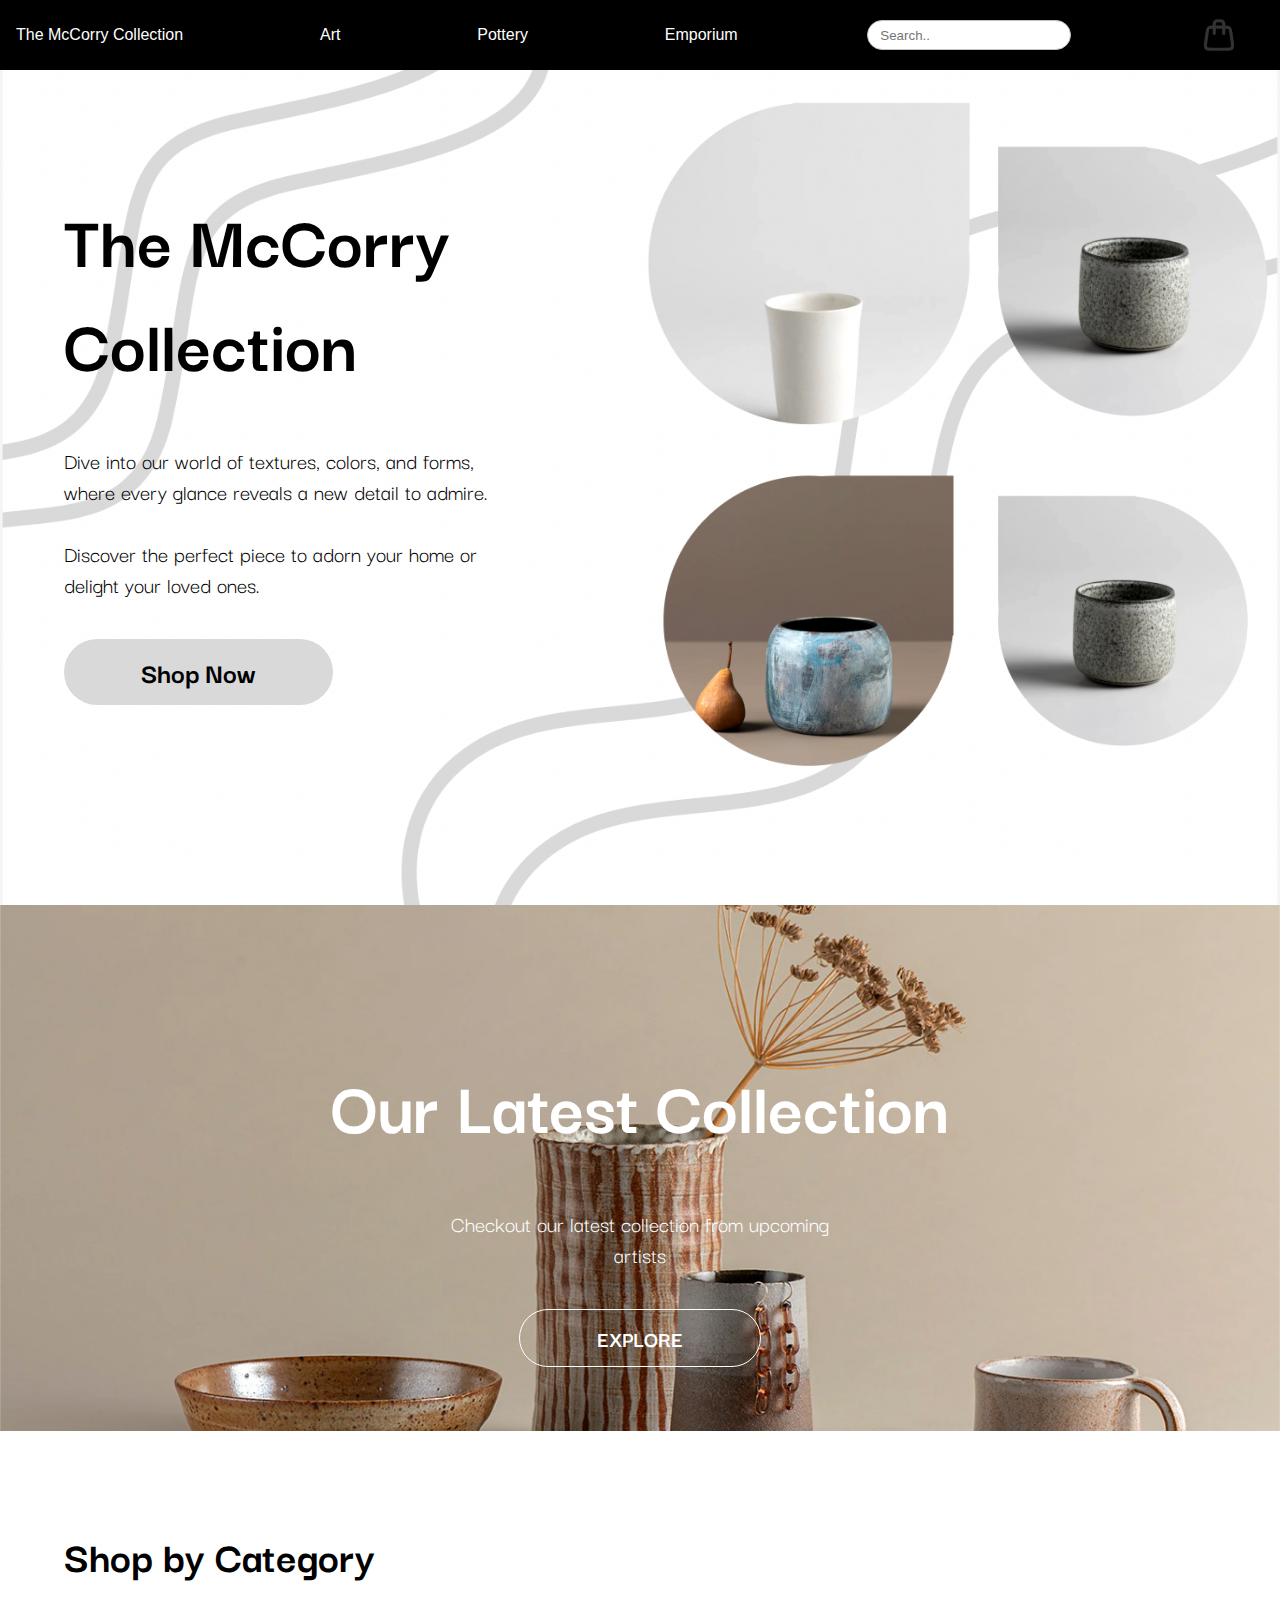
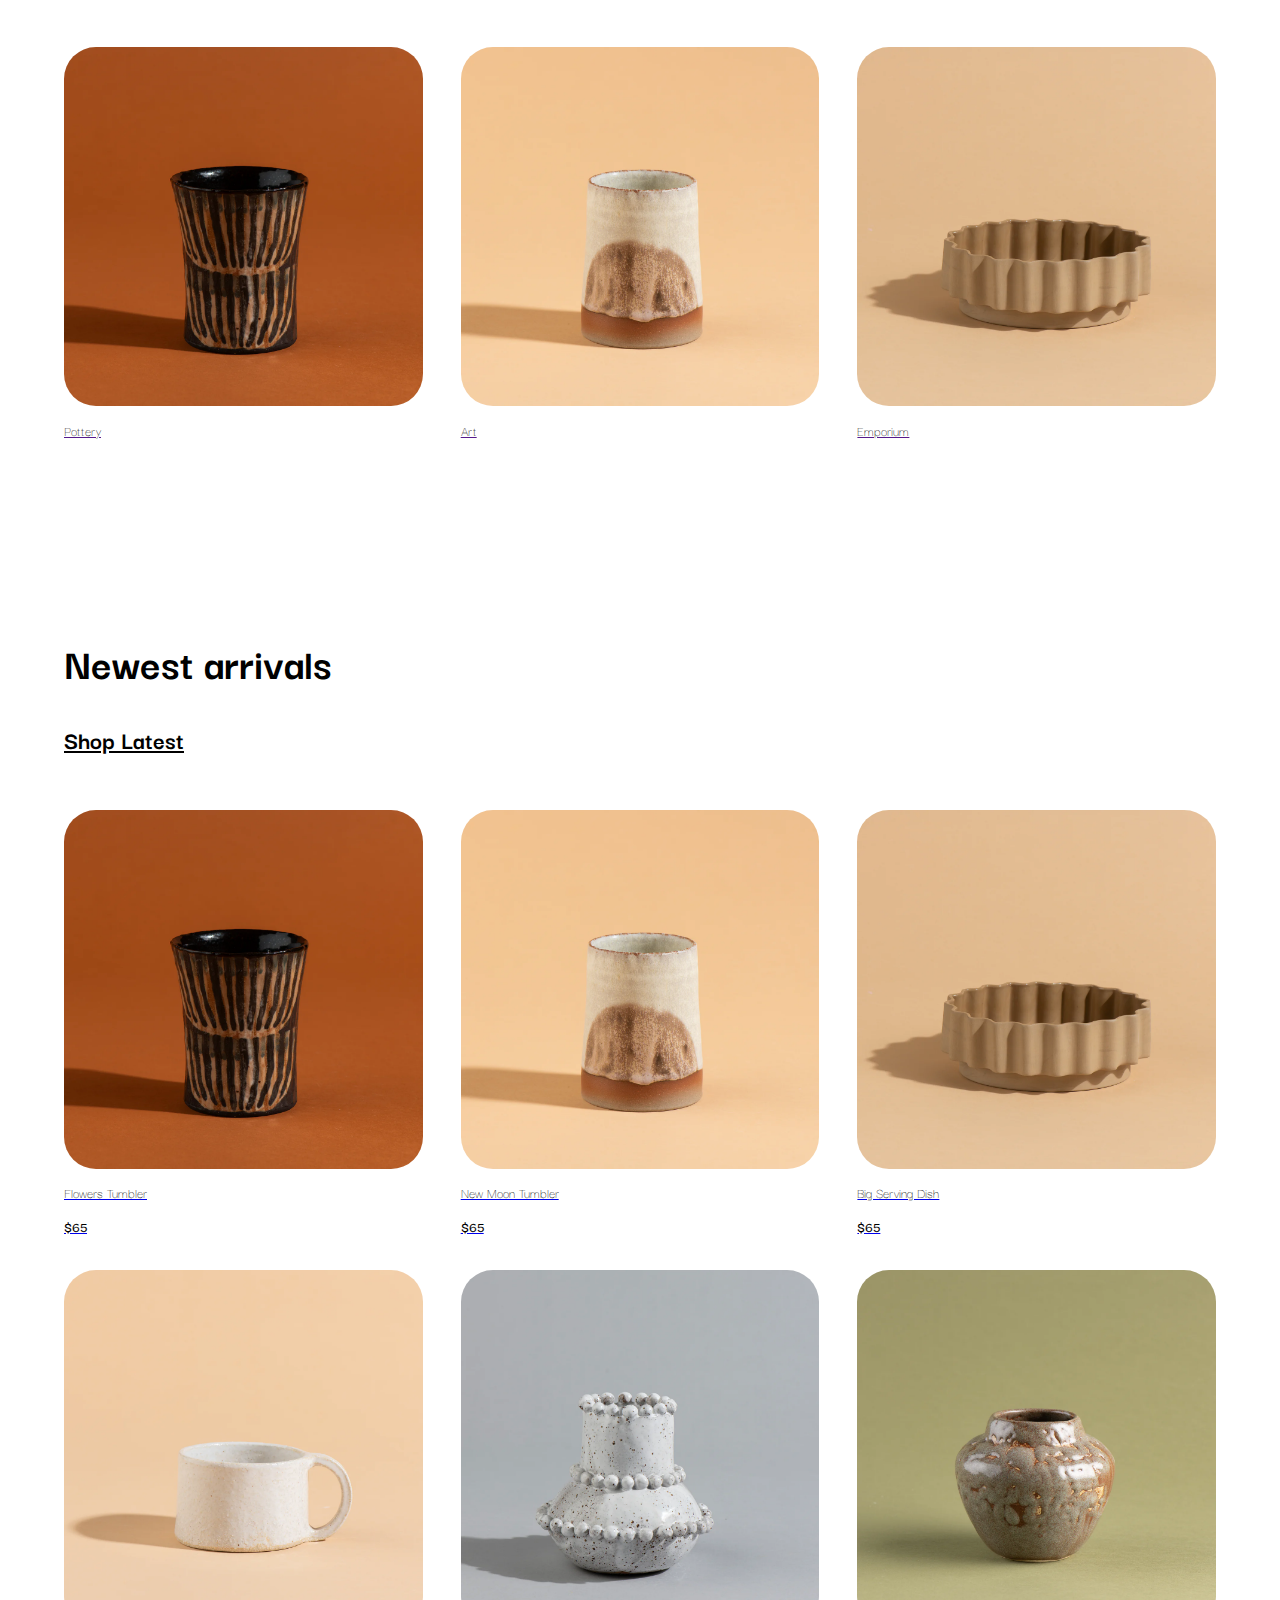
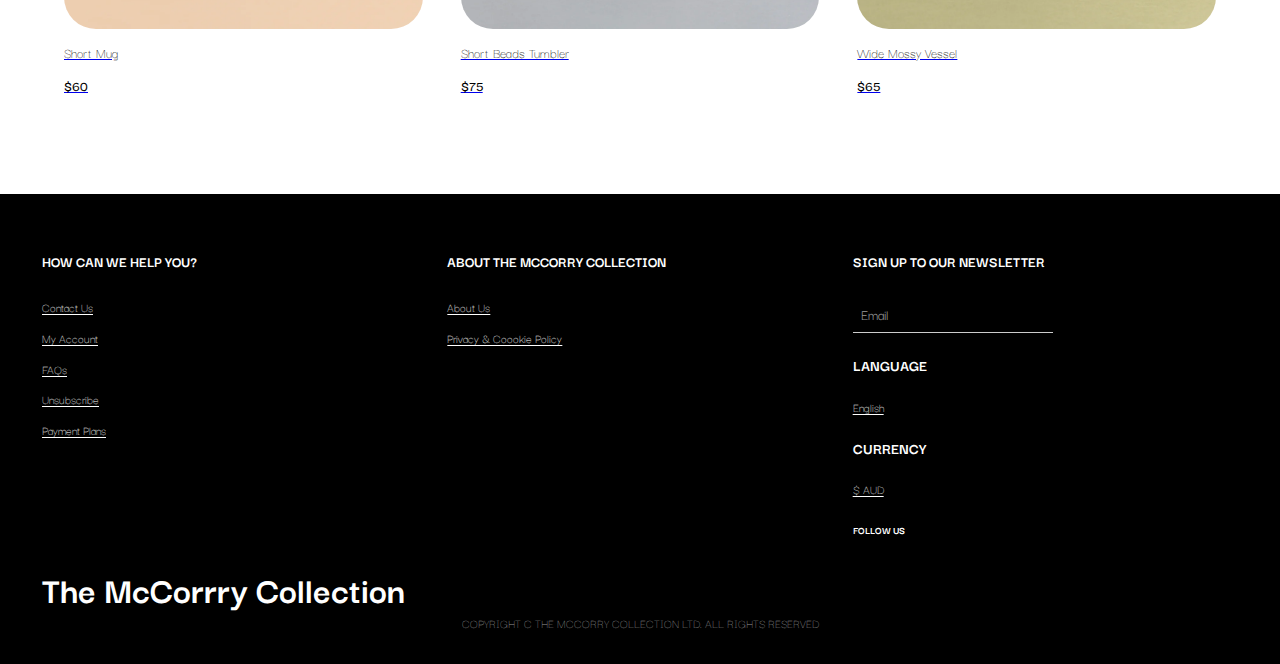
<file: index.html>
<html lang="en">
<head>
    <meta charset="UTF-8">
    <meta name="viewport" content="width=device-width, initial-scale=1.0">
    <title>The MCCorry Collections</title>
    <link rel="stylesheet" href="styles/main.css">
    <link rel="preconnect" href="https://fonts.googleapis.com">
    <link rel="preconnect" href="https://fonts.gstatic.com" crossorigin>
    <link href="https://fonts.googleapis.com/css2?family=Darker+Grotesque:wght@300..900&display=swap" rel="stylesheet">
    
</head>
<body>
    <!--nav bar, search bar-->
    <nav class="desktop-only">
        <ul class="navbar">
            <li><a href="">The McCorry Collection</a></li>
            <li><a href="">Art</a></li>
            <li><a href="">Pottery</a></li>
            <li><a href="">Emporium</a></li>
            <input type="text" placeholder="Search..">
            <li><a href=""><img src="images/shopping-bag.svg"> </a></li>
        </ul>
    </nav>

    
    <nav class="mobile-only">
        <input type="checkbox" id="toggle-menu">
        <label for="toggle-menu">
            <div class="burger-menu">
                <div class="bar"></div>
                <div class="bar"></div>
                <div class="bar"></div>
                <h3>The McCorry Collection</h3>
            </div>
        </label>
        <ul class="navbar">
            <li><a href="">The McCorry Collection</a></li>
            <li><a href="">Art</a></li>
            <li><a href="">Pottery</a></li>
            <li><a href="">Emporium</a></li>
            <input type="text" placeholder="Search..">
            <li><a href=""><img src="images/shopping-bag.svg"> </a></li>
        </ul>
    </nav>

    
    
    
    


    <!-- home page, main content -->
    <div class="welcome">
        <h1>The McCorry <br> Collection</h1>
        <p>Dive into our world of textures, colors, and forms, <br> where every glance reveals a new detail to admire. <br><br>
            Discover the perfect piece to adorn your home or <br> delight your loved ones.</p>
         <a href="art.html" id="shop_now_link">
        <button id="shop_now_button">Shop Now</button>
        </a>
    </div>


    <!-- home page, explore latest products -->
    <div class="latest">
        <h1>Our Latest Collection</h1>
        <p>Checkout our latest collection from upcoming <br> artists</p>
        <a href="art.html" id="explore_now_link">
        <button id="explore_button">EXPLORE </button>
        </a>
    </div>


    <!-- home page, explore categories -->
    <div class="basiclayout">
        <h1>Shop by Category</h1>
        <div class="categories">
            <div>
                <a href>
                    <img src="images/pottery/flower_tumbler_1.webp"></img>
                    <p class="product_name">Pottery</p>
                </a>
            </div>
            <div>
                <a href>
                    <img src="images/pottery/new_moon_tumbler_1.webp"></img>
                    <p class="product_name">Art</p>
                </a>
            </div>
            <div>
                <a href>
                    <img src="images/pottery/big_serving_dish_1.webp"></img>
                    <p class="product_name">Emporium</p>
                </a>
            </div>
         </div>
    </div>



    <!-- home page, explore latest products -->
    <div class="basiclayout">
        <h1>Newest arrivals</h1>
        <h2> Shop Latest</h2>
        <div class="categories"> 
            <div>
                <a href="flowers_tumbler.html">
                    <img src="images/pottery/flower_tumbler_1.webp"></img>
                    <p class="product_name">Flowers Tumbler</p>
                    <p class="price">$65</p>
                </a>
            </div>
            <div>
                <a href="new_moon_tumbler.html">
                    <img src="images/pottery/new_moon_tumbler_1.webp"></img>
                    <p class="product_name">New Moon Tumbler</p>
                    <p class="price">$65</p>
                </a>
            </div>
            <div>
                <a href="big_serving_dish.html">    
                    <img src="images/pottery/big_serving_dish_1.webp"></img>
                    <p class="product_name">Big Serving Dish</p>
                    <p class="price">$65</p>
                </a>
            </div>
            <div>
                <a href="short_mug.html">
                    <img src="images/pottery/short_mug_1.webp"></img>
                    <p class="product_name">Short Mug</p>
                    <p class="price">$60</p>
                </a>
            </div>            
            <div>
                <a href="short_beads_tumbler.html"> 
                    <img src="images/pottery/short_beads_tumbler_1.webp"></img>
                    <p class="product_name">Short Beads Tumbler</p>
                    <p class="price">$75</p>
                </a>
            </div>
            <div>
                <a href="wide_mossy_vessel.html">
                    <img src="images/pottery/wide_mossy_vessel_1.webp"></img>
                    <p class="product_name">Wide Mossy Vessel</p>
                    <p class="price">$65</p>
                </a>
            </div>
        </div>
    </div>


</body>


<!-- footer -->
<div class="desktop-only">
<footer id="desktop_footer">
    <div>
    <h5>HOW CAN WE HELP YOU?</h5>
    <p>Contact Us</p>
    <p>My Account</p>
    <p>FAQs</p>
    <p>Unsubscribe</p>
    <p>Payment Plans</p>
    </div>

    <div>
        <h5>ABOUT THE MCCORRY COLLECTION</h5>
        <p>About Us</p>
        <p>Privacy & Coookie Policy</p>
    </div>

    <div>
        <h5>SIGN UP TO OUR NEWSLETTER</h5>
        <input type="text" placeholder="Email">
        <h4>LANGUAGE</h4>
        <p>English</p>
        <h4>CURRENCY</h4>
        <p>$ AUD</p>
        <h6>FOLLOW US</h6>
    </div>

    <div>
        <h1> The McCorrry Collection</h1>
        <h2> COPYRIGHT C THE MCCORRY COLLECTION LTD. ALL RIGHTS RESERVED</h2>
    </div>
    </footer>
</div>

<div class="mobile-only">
    <footer id="mobile_footer">
        <div id="newsletter">
            <h5>SIGN UP TO OUR NEWSLETTER</h5>
            <p>By entering your email address, you consent to receiving our newsletter. More details can be found in our <span>Privacy Policy</span></p>
            <input type="text" placeholder="Email">
        </div>
    
        <div>
            <h5>HOW CAN WE HELP YOU</h5>
            <p>Contact Us</p>
            <p>My Account</p>
            <p>FAQs</p>
            <p>Unsubscribe</p>
            <p>Payment Plans</p>
        </div>
    
        <div>
            <h5>ABOUT THE MCCORRY COLLECTION</h5>
            <p>About Us</p>
            <p>Privacy & Coookie Policy</p>
        </div>

        <div>
            <h4>LANGUAGE</h4>
            <p>English</p>
        </div>

        <div>
            <h4>CURRENCY</h4>
            <p>$ AUD</p>
        </div>

        <div>
            <h5>FOLLOW US</h5>
            
        </div>
    </footer>
</div>
    

</html>







<!-- TO DO 
    
    
    add alt texts to all images 


-->
</file>
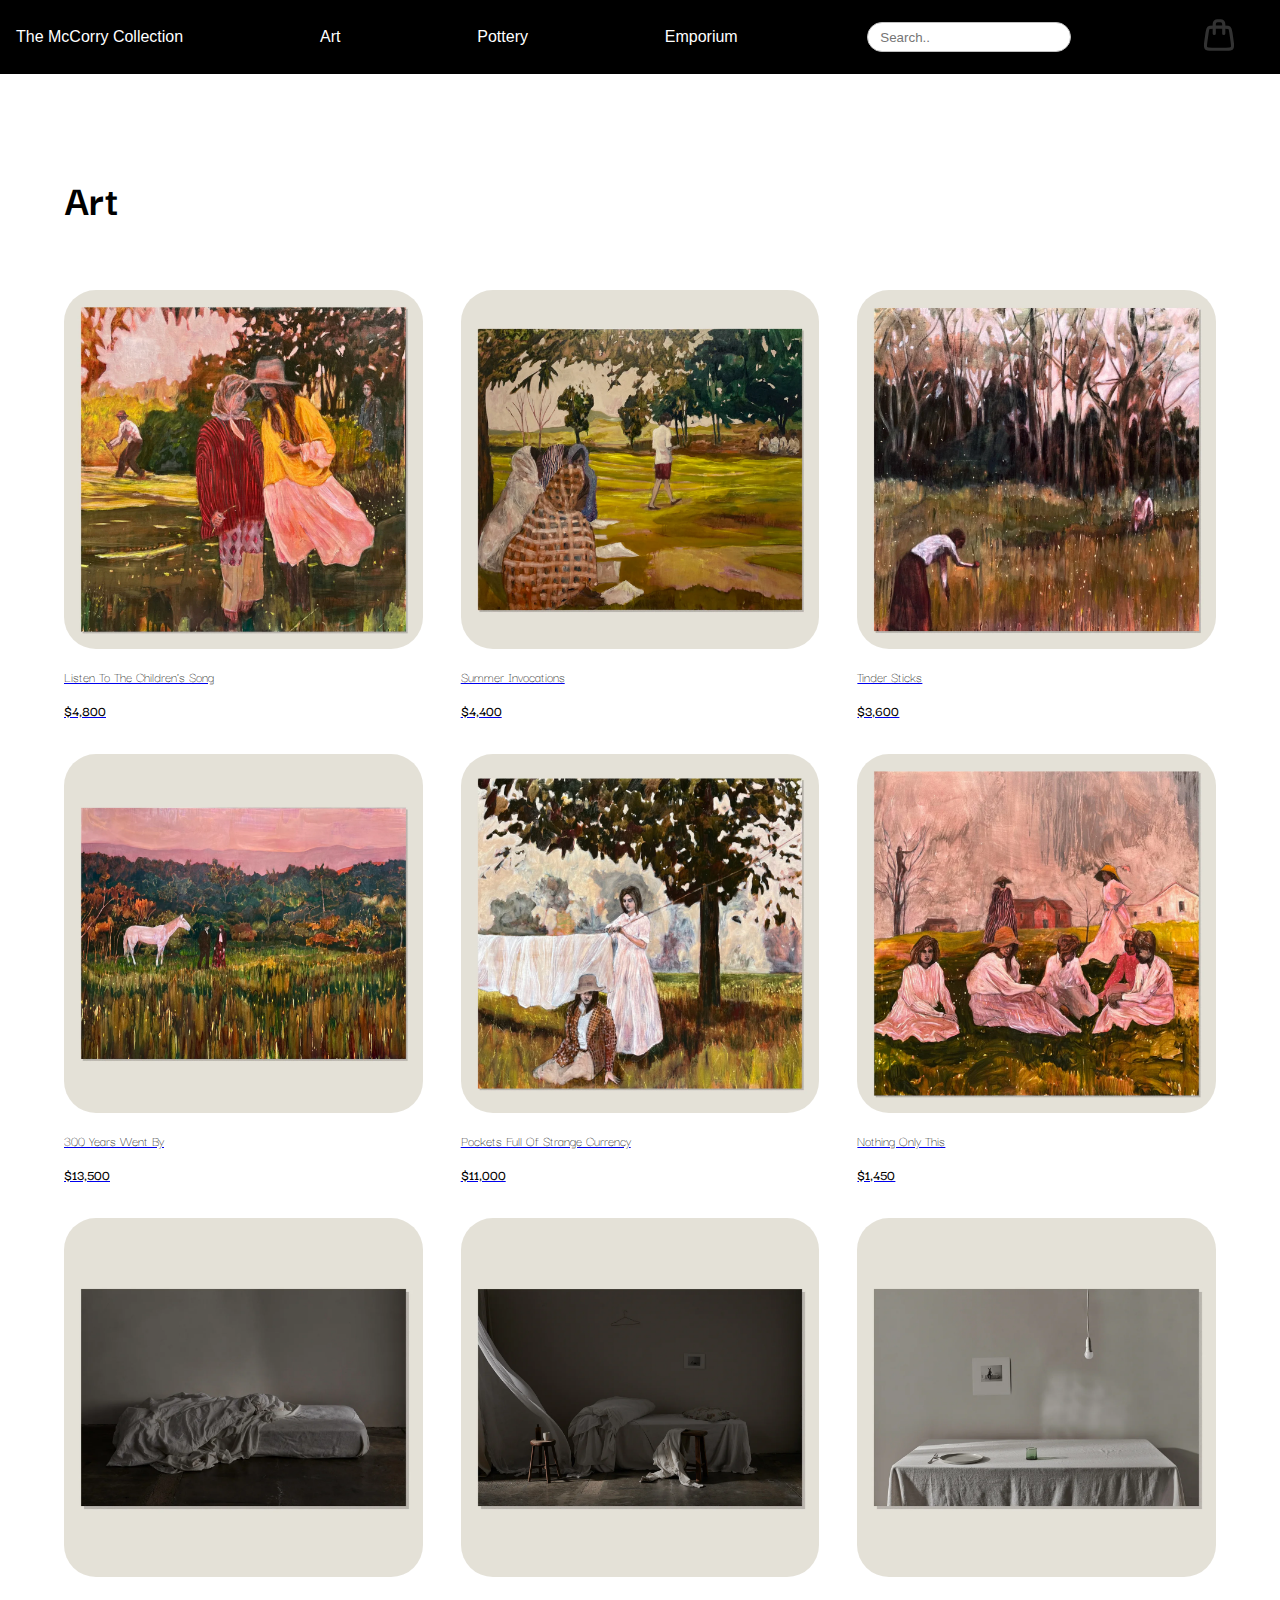
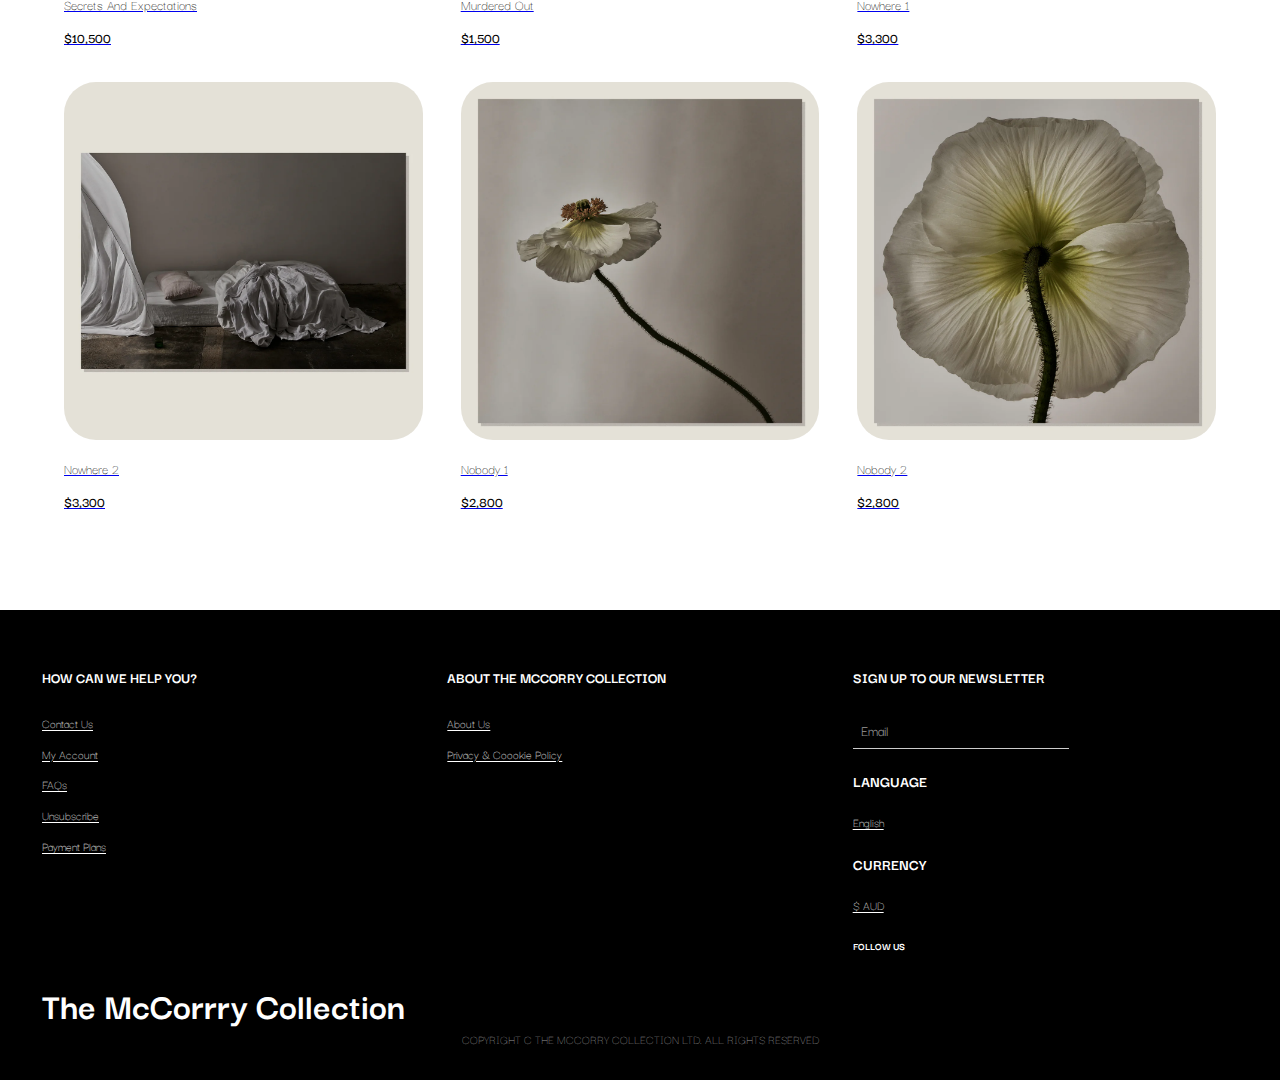
<file: art.html>
<!DOCTYPE html>
<html lang="en">
<head>
    <meta charset="UTF-8">
    <meta name="viewport" content="width=device-width, initial-scale=1.0">
    <title>Art</title>
    <link rel="stylesheet" href="styles/main.css">
    <link rel="preconnect" href="https://fonts.googleapis.com">
    <link rel="preconnect" href="https://fonts.gstatic.com" crossorigin>
    <link href="https://fonts.googleapis.com/css2?family=Darker+Grotesque:wght@300..900&display=swap" rel="stylesheet">
</head>

<body>
  <!--nav bar, search bar-->
  <nav class="desktop-only">
    <ul class="navbar">
        <li class="nav-logo"><a href="index.html">The McCorry Collection</a></li>
        <li class="navs"><a href="art.html">Art</a></li>
        <li class="navs"><a href="pottery.html">Pottery</a></li>
        <li class="navs"><a href="emporium.html">Emporium</a></li>
        <input type="text" placeholder="Search..">
        <li><a href="shopping_cart.html"><img src="images/shopping-bag.svg"> </a></li>
    </ul>
</nav>


<nav class="mobile-only">
    <input type="checkbox" id="toggle-menu">
    <label for="toggle-menu">
        <div class="burger-menu">
            <h3>The McCorry Collection</h3>
            <div class="bars">
                <div class="bar"></div>
                <div class="bar"></div>
                <div class="bar"></div>
            </div>
        </div>
    </label>
    <ul class="navbar">
        <li><a href="art.html">Art</a></li>
        <li><a href="pottery.html">Pottery</a></li>
        <li><a href="emporium.html">Emporium</a></li>
        <input type="text" placeholder="Search..">
        <li><a href="shopping_cart.html"><img src="images/shopping-bag.svg"></a></li>
    </ul>
</nav>

    <!-- home page, explore latest products -->
    <div class="basiclayout">
        <h1>Art</h1>
        <div class="category-container">
            <div class="categories">
                <div>
                    <a href="flowers_tumbler.html">
                        <img src="images/art/listen_to_the_children_1.webp">
                        <p class="product_name">Listen To The Children's Song</p>
                        <p class="price">$4,800</p>
                    </a>
                </div>
                <div>
                    <a href="new_moon_tumbler.html">
                        <img src="images/art/summer_invocations_1.webp">
                        <p class="product_name">Summer Invocations</p>
                        <p class="price">$4,400</p>
                    </a>
                </div>
                <div>
                    <a href="big_serving_dish.html">
                        <img src="images/art/tinder_sticks_1.webp">
                        <p class="product_name">Tinder Sticks</p>
                        <p class="price">$3,600</p>
                    </a>
                </div>
                <div>
                    <a href="short_mug.html">
                        <img src="images/art/300_years_went_by_1.webp">
                        <p class="product_name">300 Years Went By</p>
                        <p class="price">$13,500</p>
                    </a>
                </div>            
                <div>
                    <a href="short_beads_tumbler.html">
                        <img src="images/art/pockets_full_of_strange_currency_1.webp">
                        <p class="product_name">Pockets Full Of Strange Currency</p>
                        <p class="price">$11,000</p>
                    </a>
                </div>
                <div>
                    <a href="wide_mossy_vessel.html">
                        <img src="images/art/secrets_and_expectations_1.webp">
                        <p class="product_name">Nothing Only This</p>
                        <p class="price">$1,450</p>
                    </a>
                </div>
                <div>
                    <a href="wide_mossy_vessel.html">
                        <img src="images/art/nothing_only_this_1.webp">
                        <p class="product_name">Secrets And Expectations</p>
                        <p class="price">$10,500</p>
                    </a>
                </div>
                <div>
                    <a href="wide_mossy_vessel.html">
                        <img src="images/art/murdered_out_1.jpg.webp">
                        <p class="product_name">Murdered Out</p>
                        <p class="price">$1,500</p>
                    </a>
                </div>
                <div>
                    <a href="wide_mossy_vessel.html">
                        <img src="images/art/nowhere1_1.webp">
                        <p class="product_name">Nowhere 1</p>
                        <p class="price">$3,300</p>
                    </a>
                </div>
                <div>
                    <a href="wide_mossy_vessel.html">
                        <img src="images/art/nowhere2_1.webp">
                        <p class="product_name">Nowhere 2</p>
                        <p class="price">$3,300</p>
                    </a>
                </div>
                <div>
                    <a href="wide_mossy_vessel.html">
                        <img src="images/art/nobody1_1.webp">
                        <p class="product_name">Nobody 1</p>
                        <p class="price">$2,800</p>
                    </a>
                </div>
                <div>
                    <a href="wide_mossy_vessel.html">
                        <img src="images/art/nobody2_1.webp">
                        <p class="product_name">Nobody 2</p>
                        <p class="price">$2,800</p>
                    </a>
                </div>
            </div>
        </div>
    </div>

    </body>

<!-- footer -->
<div class="desktop-only">
    <footer id="desktop_footer">
        <div>
        <h5>HOW CAN WE HELP YOU?</h5>
        <p>Contact Us</p>
        <p>My Account</p>
        <p>FAQs</p>
        <p>Unsubscribe</p>
        <p>Payment Plans</p>
        </div>
    
        <div>
            <h5>ABOUT THE MCCORRY COLLECTION</h5>
            <p>About Us</p>
            <p>Privacy & Coookie Policy</p>
        </div>
    
        <div>
            <h5>SIGN UP TO OUR NEWSLETTER</h5>
            <input type="text" placeholder="Email">
            <h4>LANGUAGE</h4>
            <p>English</p>
            <h4>CURRENCY</h4>
            <p>$ AUD</p>
            <h6>FOLLOW US</h6>
        </div>
    
        <div>
            <h1> The McCorrry Collection</h1>
            <h2> COPYRIGHT C THE MCCORRY COLLECTION LTD. ALL RIGHTS RESERVED</h2>
        </div>
        </footer>
    </div>
    
    <div class="mobile-only">
        <footer id="mobile_footer">
            <div id="newsletter">
                <h5>SIGN UP TO OUR NEWSLETTER</h5>
                <p>By entering your email address, you consent to receiving our newsletter. More details can be found in our <span>Privacy Policy</span></p>
                <input type="text" placeholder="Email">
            </div>
        
            <div>
                <h5>HOW CAN WE HELP YOU</h5>
                <p>Contact Us</p>
                <p>My Account</p>
                <p>FAQs</p>
                <p>Unsubscribe</p>
                <p>Payment Plans</p>
            </div>
        
            <div>
                <h5>ABOUT THE MCCORRY COLLECTION</h5>
                <p>About Us</p>
                <p>Privacy & Coookie Policy</p>
            </div>
    
            <div>
                <h4>LANGUAGE</h4>
                <p>English</p>
            </div>
    
            <div>
                <h4>CURRENCY</h4>
                <p>$ AUD</p>
            </div>
    
            <div>
                <h5>FOLLOW US</h5>
                
            </div>
        </footer>
    </div>

</html>
</file>
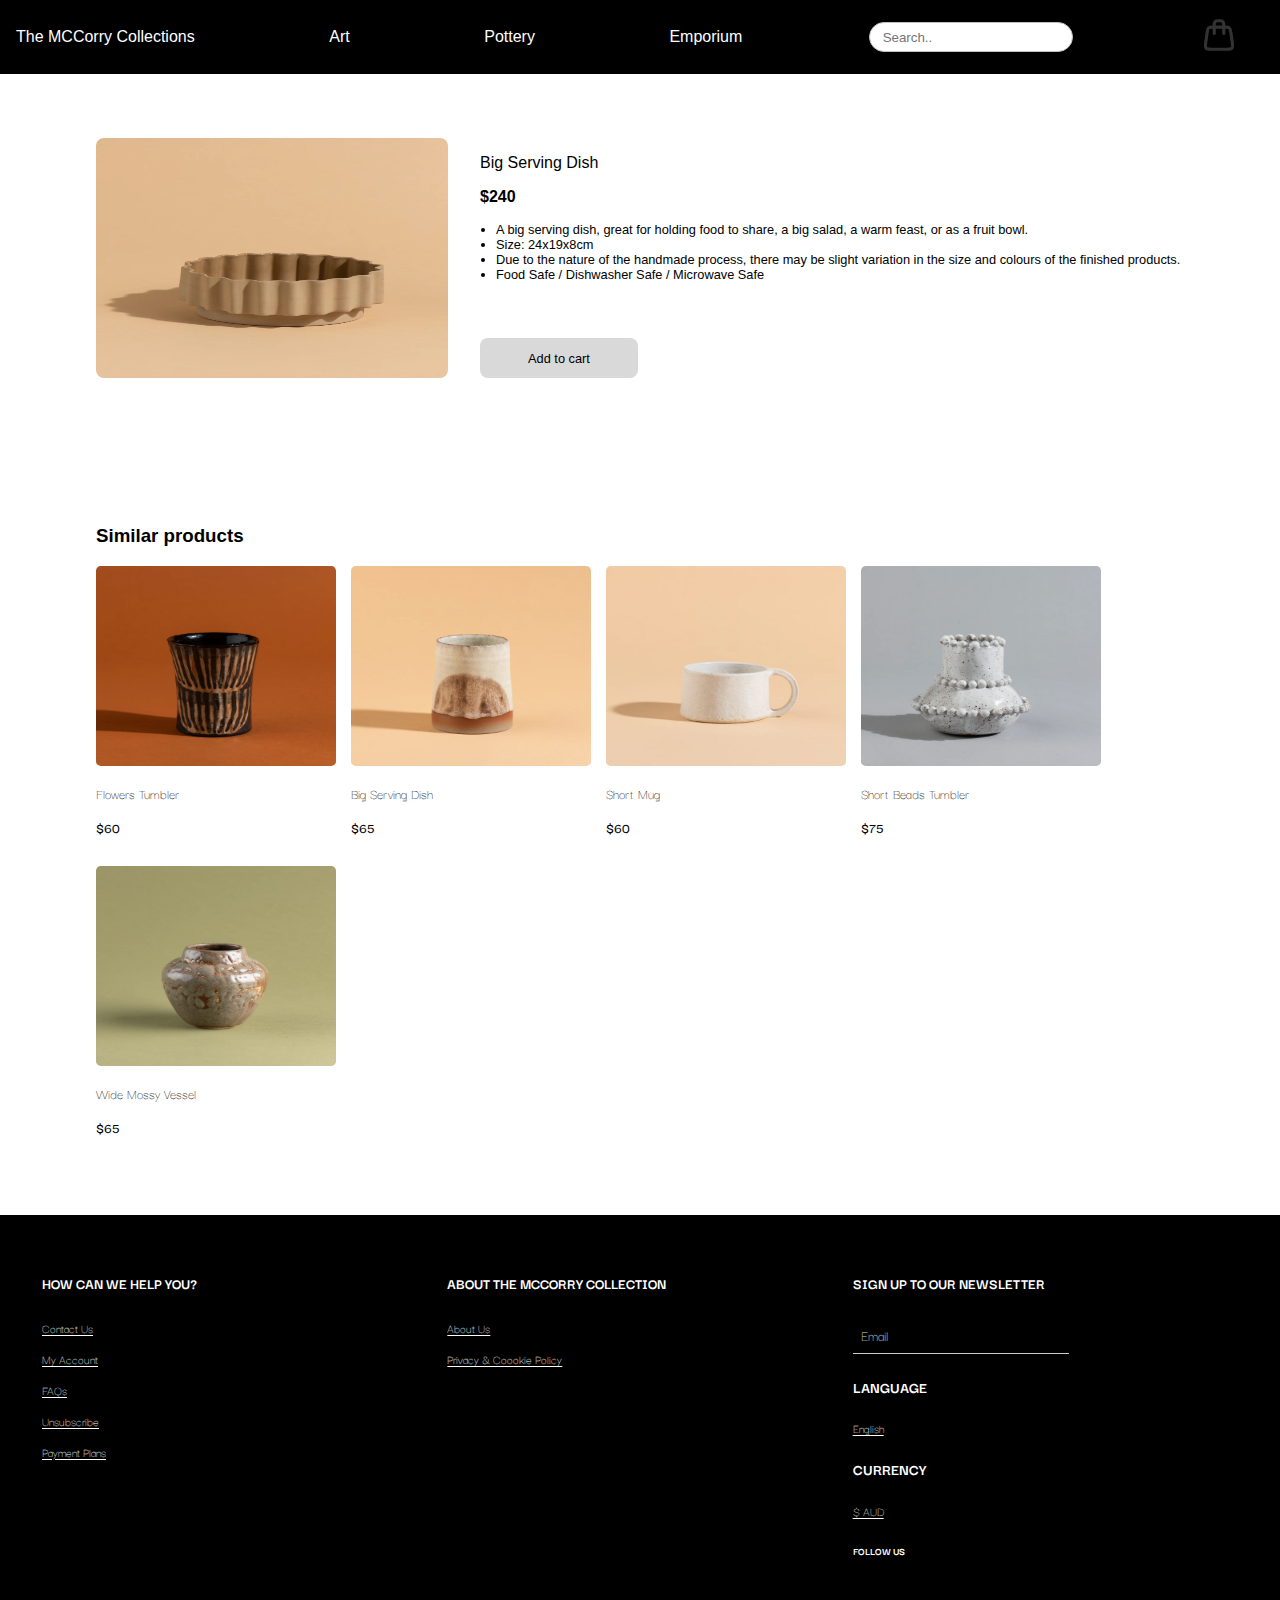
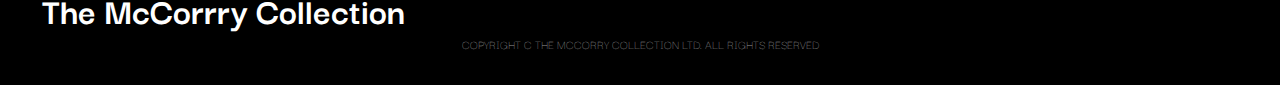
<file: big_serving_dish.html>
<!DOCTYPE html>
<html lang="en">
<head>
    <meta charset="UTF-8">
    <meta name="viewport" content="width=device-width, initial-scale=1.0">
    <title>Big Serving Dish</title>    
    <script src="scripts/main.js"></script>
    <link rel="stylesheet" href="styles/main.css">
    <link rel="preconnect" href="https://fonts.googleapis.com">
    <link rel="preconnect" href="https://fonts.gstatic.com" crossorigin>
    <link href="https://fonts.googleapis.com/css2?family=Darker+Grotesque:wght@300..900&display=swap" rel="stylesheet">
</head>
<body>
    <!--nav bar, search bar-->
    <nav>
        <ul class="navbar">
            <li><a href="">The MCCorry Collections</a></li>
            <li><a href="art.html">Art</a></li>
            <li><a href="pottery.html">Pottery</a></li>
            <li><a href="emporium.html">Emporium</a></li>
            <input type="text" placeholder="Search..">
            <li><a href="shopping_cart.html"><img src="images/shopping-bag.svg"> </a></li>
    </nav>

    
    <div class="product_page">
        <img src="images/pottery/big_serving_dish_1.webp"></img>
        <div>
            <div>
                <p class="details_name">Big Serving Dish</p>
                <p class="details_price">$240</p>
                <ul>
                    <li>A big serving dish, great for holding food to share, a big salad, a warm feast, or as a fruit bowl.</li>
                    <li>Size: 24x19x8cm</li>
                    <li>Due to the nature of the handmade process, there may be slight variation in the size and colours of the finished products.</li>
                    <li>Food Safe / Dishwasher Safe / Microwave Safe</li>
                </ul>
            </div>
            <div class="button_container">
                <button class="default_button" onclick="addToCart('Big Serving Dish', 240, 'images/pottery/big_serving_dish_1.webp')">Add to cart</button>
            </div>
        </div>
    </div> 

        <!-- similar products -->
        <div class="similar_products">
            <h3>Similar products</h3>
            <div class="catalogue">
                <div>
                    <a href="flowers_tumbler.html">
                        <img src="images/pottery/flower_tumbler_1.webp"></img>
                        <p class="product_name">Flowers Tumbler</p>
                        <p class="price">$60</p>
                    </a>
                </div>
                <div>
                    <a href="new_moon_tumbler.html">
                        <img src="images/pottery/new_moon_tumbler_1.webp"></img>
                        <p class="product_name">Big Serving Dish</p>
                        <p class="price">$65</p>
                    </a>
                </div>
                <div>
                    <a href="short_mug.html">
                        <img src="images/pottery/short_mug_1.webp"></img>
                        <p class="product_name">Short Mug</p>
                        <p class="price">$60</p>
                    </a>
                </div>            
                <div>
                    <a href="short_beads_tumbler.html">
                        <img src="images/pottery/short_beads_tumbler_1.webp"></img>
                        <p class="product_name">Short Beads Tumbler</p>
                        <p class="price">$75</p>
                    </a>
                </div>
                <div>
                    <a href="wide_mossy_vessel.html">
                        <img src="images/pottery/wide_mossy_vessel_1.webp"></img>
                        <p class="product_name">Wide Mossy Vessel</p>
                        <p class="price">$65</p>
                    </a>
                </div>
            </div>
        </div>


    <!-- loads the script after the html file loads -->
    <script src="scripts/main.js"></script>

</body>

<!-- footer -->
<div class="desktop-only">
    <footer id="desktop_footer">
        <div>
        <h5>HOW CAN WE HELP YOU?</h5>
        <p>Contact Us</p>
        <p>My Account</p>
        <p>FAQs</p>
        <p>Unsubscribe</p>
        <p>Payment Plans</p>
        </div>
    
        <div>
            <h5>ABOUT THE MCCORRY COLLECTION</h5>
            <p>About Us</p>
            <p>Privacy & Coookie Policy</p>
        </div>
    
        <div>
            <h5>SIGN UP TO OUR NEWSLETTER</h5>
            <input type="text" placeholder="Email">
            <h4>LANGUAGE</h4>
            <p>English</p>
            <h4>CURRENCY</h4>
            <p>$ AUD</p>
            <h6>FOLLOW US</h6>
        </div>
    
        <div>
            <h1> The McCorrry Collection</h1>
            <h2> COPYRIGHT C THE MCCORRY COLLECTION LTD. ALL RIGHTS RESERVED</h2>
        </div>
        </footer>
    </div>
    
    <div class="mobile-only">
        <footer id="mobile_footer">
            <div id="newsletter">
                <h5>SIGN UP TO OUR NEWSLETTER</h5>
                <p>By entering your email address, you consent to receiving our newsletter. More details can be found in our <span>Privacy Policy</span></p>
                <input type="text" placeholder="Email">
            </div>
        
            <div>
                <h5>HOW CAN WE HELP YOU</h5>
                <p>Contact Us</p>
                <p>My Account</p>
                <p>FAQs</p>
                <p>Unsubscribe</p>
                <p>Payment Plans</p>
            </div>
        
            <div>
                <h5>ABOUT THE MCCORRY COLLECTION</h5>
                <p>About Us</p>
                <p>Privacy & Coookie Policy</p>
            </div>
    
            <div>
                <h4>LANGUAGE</h4>
                <p>English</p>
            </div>
    
            <div>
                <h4>CURRENCY</h4>
                <p>$ AUD</p>
            </div>
    
            <div>
                <h5>FOLLOW US</h5>
                
            </div>
        </footer>
    </div>
</html>
</file>
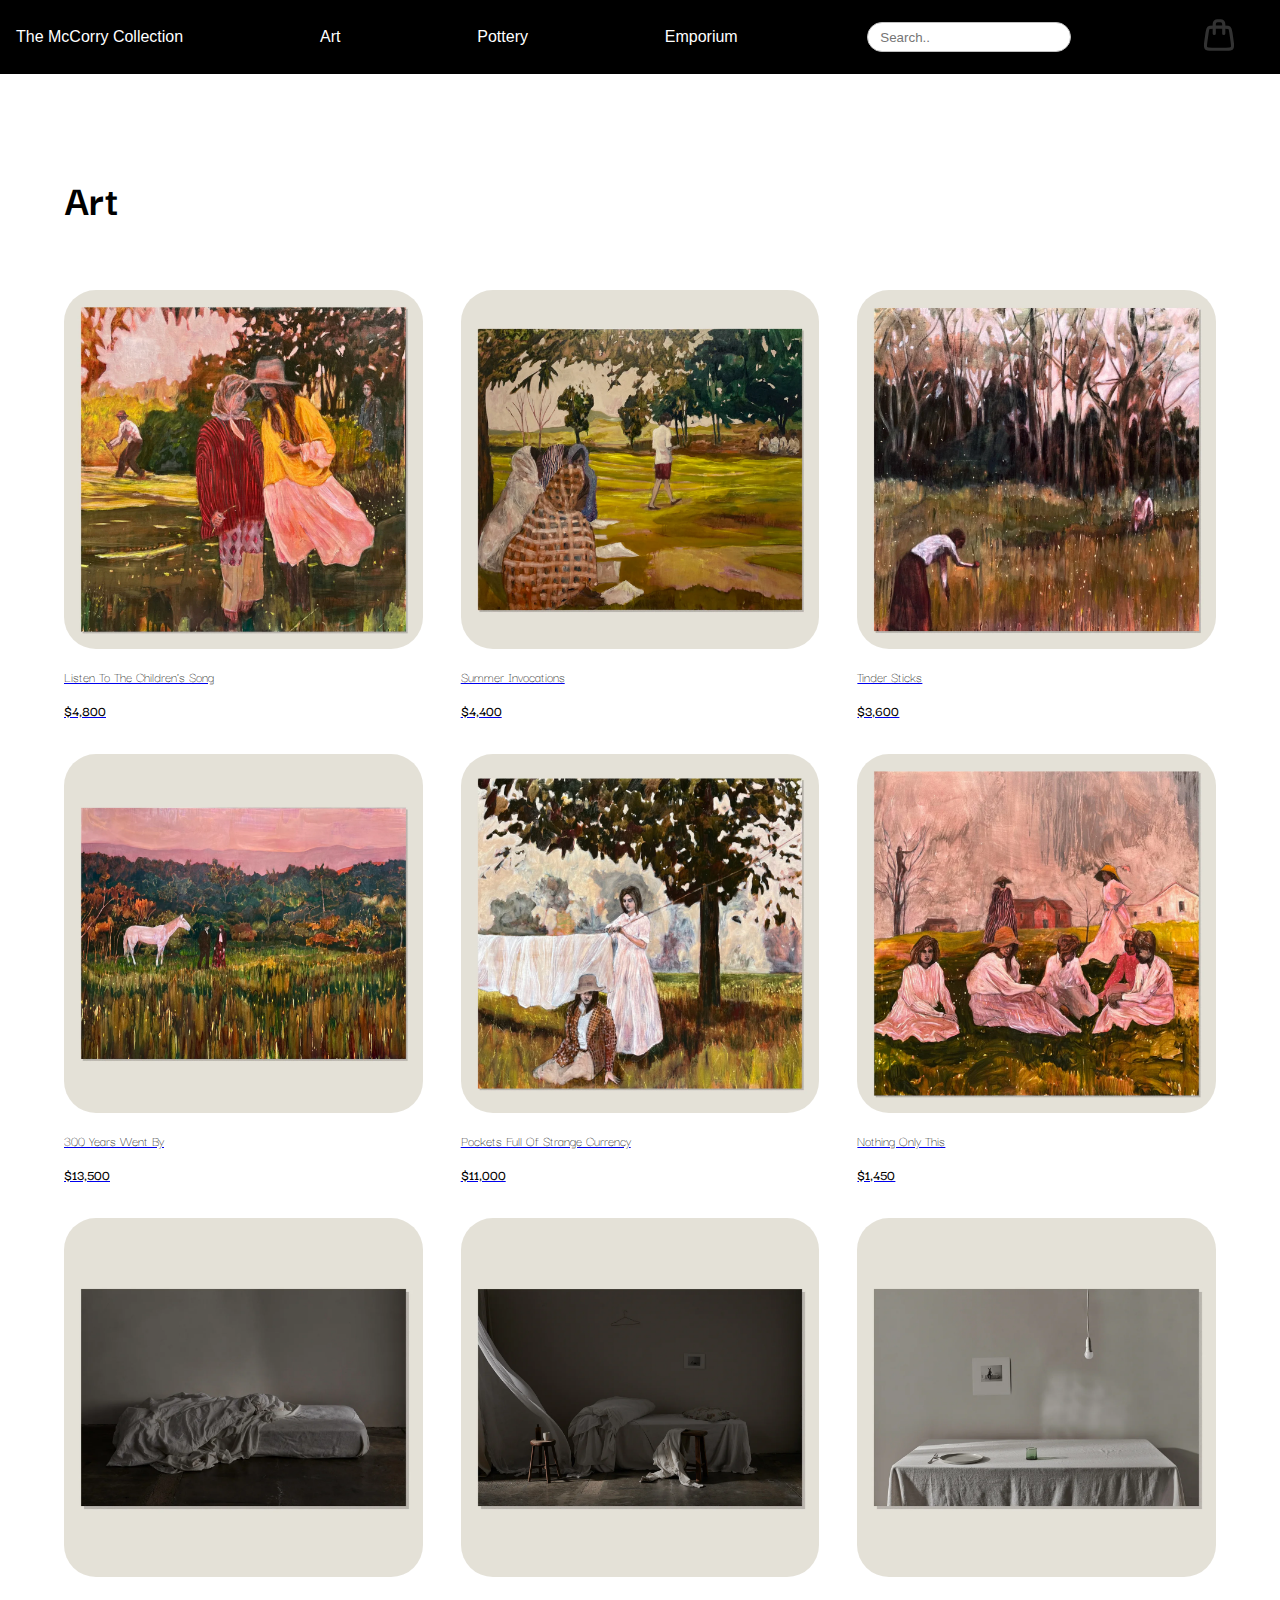
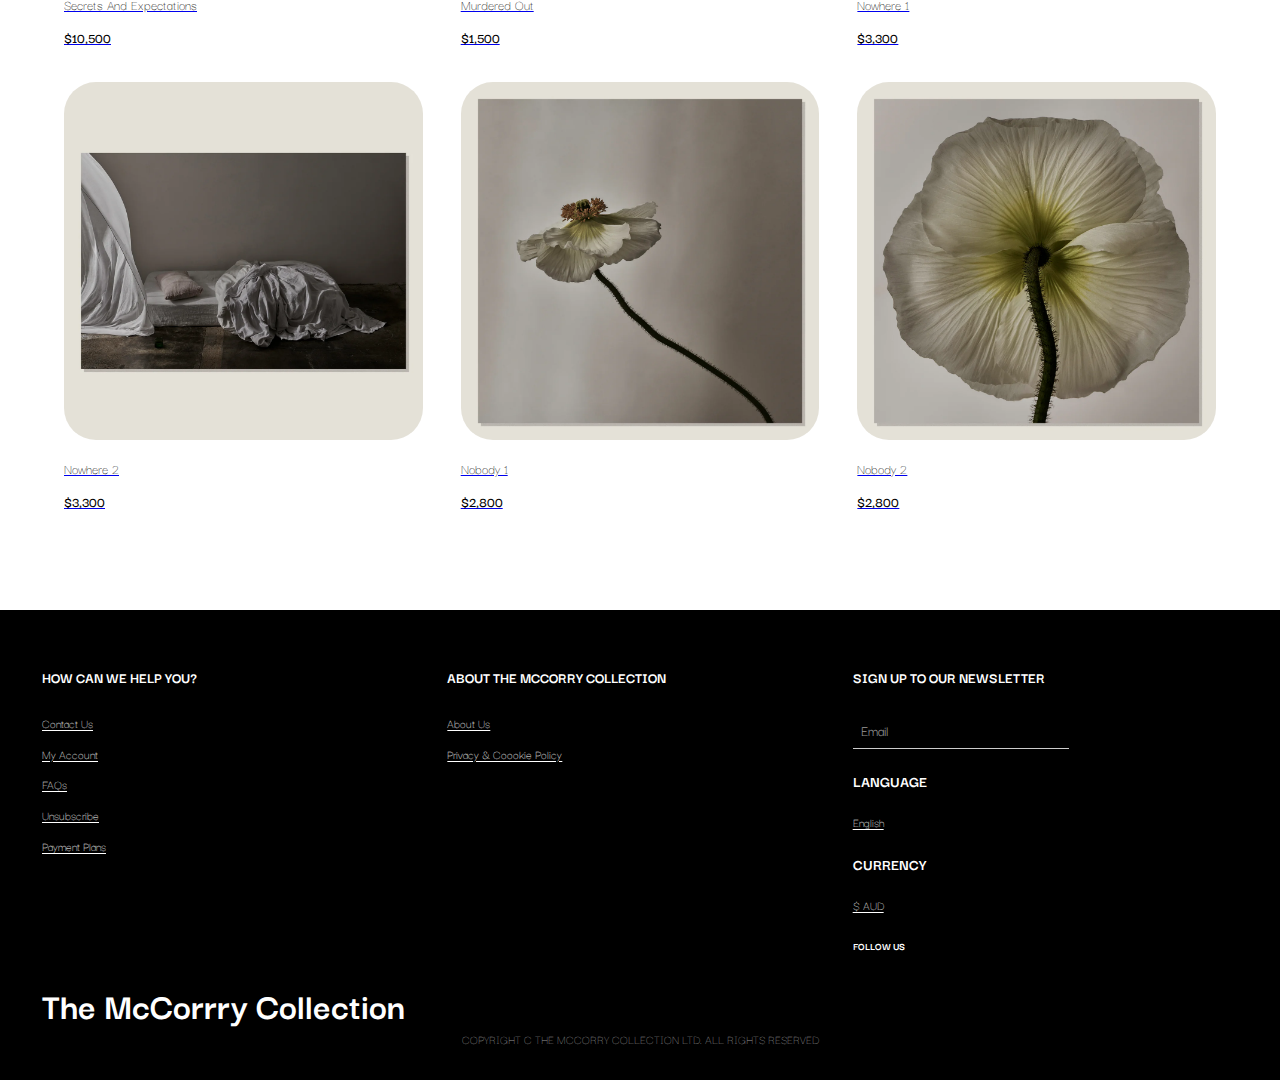
<file: emporium.html>
<!DOCTYPE html>
<html lang="en">
<head>
    <meta charset="UTF-8">
    <meta name="viewport" content="width=device-width, initial-scale=1.0">
    <title>Emporium</title>
    <link rel="stylesheet" href="styles/main.css">
    <link rel="preconnect" href="https://fonts.googleapis.com">
    <link rel="preconnect" href="https://fonts.gstatic.com" crossorigin>
    <link href="https://fonts.googleapis.com/css2?family=Darker+Grotesque:wght@300..900&display=swap" rel="stylesheet">
</head>

<body>
    <!--nav bar, search bar-->
    <nav class="desktop-only">
        <ul class="navbar">
            <li><a href="">The McCorry Collection</a></li>
            <li><a href="">Art</a></li>
            <li><a href="">Pottery</a></li>
            <li><a href="">Emporium</a></li>
            <input type="text" placeholder="Search..">
            <li><a href=""><img src="images/shopping-bag.svg"> </a></li>
        </ul>
    </nav>

    <nav class="mobile-only">
        <input type="checkbox" id="toggle-menu">
        <label for="toggle-menu">
            <div class="burger-menu">
                <div class="bar"></div>
                <div class="bar"></div>
                <div class="bar"></div>
            </div>
        </label>
        <ul class="navbar">
            <li><a href="">The McCorry Collection</a></li>
            <li><a href="">Art</a></li>
            <li><a href="">Pottery</a></li>
            <li><a href="">Emporium</a></li>
            <input type="text" placeholder="Search..">
            <li><a href=""><img src="images/shopping-bag.svg"> </a></li>
        </ul>
    </nav>

    <!-- home page, explore latest products -->
    <div class="basiclayout">
        <h1>Art</h1>
        <div class="category-container">
            <div class="categories">
                <div>
                    <a href="flowers_tumbler.html">
                        <img src="images/art/listen_to_the_children_1.webp">
                        <p class="product_name">Listen To The Children's Song</p>
                        <p class="price">$4,800</p>
                    </a>
                </div>
                <div>
                    <a href="new_moon_tumbler.html">
                        <img src="images/art/summer_invocations_1.webp">
                        <p class="product_name">Summer Invocations</p>
                        <p class="price">$4,400</p>
                    </a>
                </div>
                <div>
                    <a href="big_serving_dish.html">
                        <img src="images/art/tinder_sticks_1.webp">
                        <p class="product_name">Tinder Sticks</p>
                        <p class="price">$3,600</p>
                    </a>
                </div>
                <div>
                    <a href="short_mug.html">
                        <img src="images/art/300_years_went_by_1.webp">
                        <p class="product_name">300 Years Went By</p>
                        <p class="price">$13,500</p>
                    </a>
                </div>            
                <div>
                    <a href="short_beads_tumbler.html">
                        <img src="images/art/pockets_full_of_strange_currency_1.webp">
                        <p class="product_name">Pockets Full Of Strange Currency</p>
                        <p class="price">$11,000</p>
                    </a>
                </div>
                <div>
                    <a href="wide_mossy_vessel.html">
                        <img src="images/art/secrets_and_expectations_1.webp">
                        <p class="product_name">Nothing Only This</p>
                        <p class="price">$1,450</p>
                    </a>
                </div>
                <div>
                    <a href="wide_mossy_vessel.html">
                        <img src="images/art/nothing_only_this_1.webp">
                        <p class="product_name">Secrets And Expectations</p>
                        <p class="price">$10,500</p>
                    </a>
                </div>
                <div>
                    <a href="wide_mossy_vessel.html">
                        <img src="images/art/murdered_out_1.jpg.webp">
                        <p class="product_name">Murdered Out</p>
                        <p class="price">$1,500</p>
                    </a>
                </div>
                <div>
                    <a href="wide_mossy_vessel.html">
                        <img src="images/art/nowhere1_1.webp">
                        <p class="product_name">Nowhere 1</p>
                        <p class="price">$3,300</p>
                    </a>
                </div>
                <div>
                    <a href="wide_mossy_vessel.html">
                        <img src="images/art/nowhere2_1.webp">
                        <p class="product_name">Nowhere 2</p>
                        <p class="price">$3,300</p>
                    </a>
                </div>
                <div>
                    <a href="wide_mossy_vessel.html">
                        <img src="images/art/nobody1_1.webp">
                        <p class="product_name">Nobody 1</p>
                        <p class="price">$2,800</p>
                    </a>
                </div>
                <div>
                    <a href="wide_mossy_vessel.html">
                        <img src="images/art/nobody2_1.webp">
                        <p class="product_name">Nobody 2</p>
                        <p class="price">$2,800</p>
                    </a>
                </div>
            </div>
        </div>
    </div>

    </body>

<!-- footer -->
<div class="desktop-only">
    <footer id="desktop_footer">
        <div>
        <h5>HOW CAN WE HELP YOU?</h5>
        <p>Contact Us</p>
        <p>My Account</p>
        <p>FAQs</p>
        <p>Unsubscribe</p>
        <p>Payment Plans</p>
        </div>
    
        <div>
            <h5>ABOUT THE MCCORRY COLLECTION</h5>
            <p>About Us</p>
            <p>Privacy & Coookie Policy</p>
        </div>
    
        <div>
            <h5>SIGN UP TO OUR NEWSLETTER</h5>
            <input type="text" placeholder="Email">
            <h4>LANGUAGE</h4>
            <p>English</p>
            <h4>CURRENCY</h4>
            <p>$ AUD</p>
            <h6>FOLLOW US</h6>
        </div>
    
        <div>
            <h1> The McCorrry Collection</h1>
            <h2> COPYRIGHT C THE MCCORRY COLLECTION LTD. ALL RIGHTS RESERVED</h2>
        </div>
        </footer>
    </div>
    
    <div class="mobile-only">
        <footer id="mobile_footer">
            <div id="newsletter">
                <h5>SIGN UP TO OUR NEWSLETTER</h5>
                <p>By entering your email address, you consent to receiving our newsletter. More details can be found in our <span>Privacy Policy</span></p>
                <input type="text" placeholder="Email">
            </div>
        
            <div>
                <h5>HOW CAN WE HELP YOU</h5>
                <p>Contact Us</p>
                <p>My Account</p>
                <p>FAQs</p>
                <p>Unsubscribe</p>
                <p>Payment Plans</p>
            </div>
        
            <div>
                <h5>ABOUT THE MCCORRY COLLECTION</h5>
                <p>About Us</p>
                <p>Privacy & Coookie Policy</p>
            </div>
    
            <div>
                <h4>LANGUAGE</h4>
                <p>English</p>
            </div>
    
            <div>
                <h4>CURRENCY</h4>
                <p>$ AUD</p>
            </div>
    
            <div>
                <h5>FOLLOW US</h5>
                
            </div>
        </footer>
    </div>

</html>
</file>
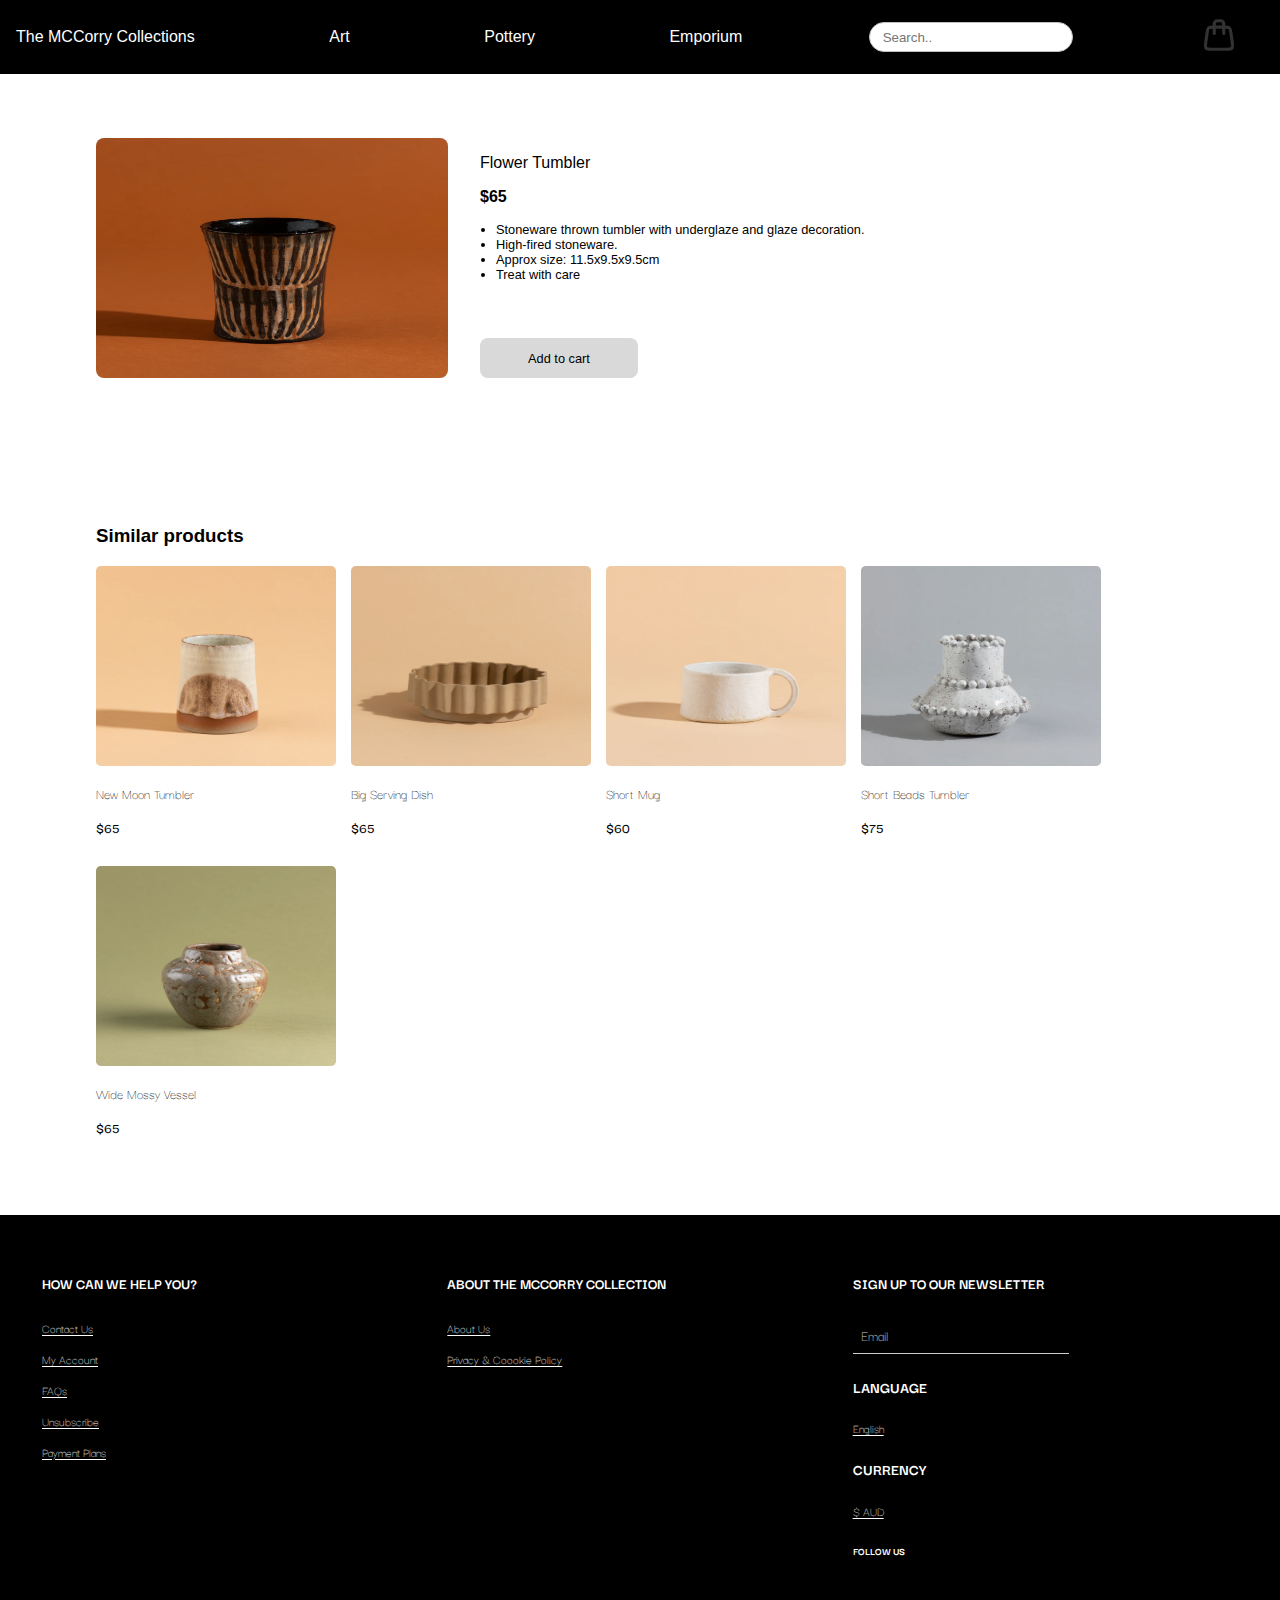
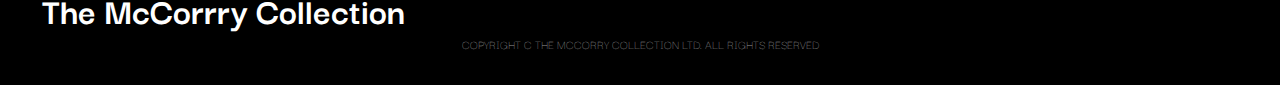
<file: flowers_tumbler.html>
<!DOCTYPE html>
<html lang="en">
<head>
    <meta charset="UTF-8">
    <meta name="viewport" content="width=device-width, initial-scale=1.0">
    <title>Flowers Tumbler</title>    
    <script src="scripts/main.js"></script>
    <link rel="stylesheet" href="styles/main.css">
    <link rel="preconnect" href="https://fonts.googleapis.com">
    <link rel="preconnect" href="https://fonts.gstatic.com" crossorigin>
    <link href="https://fonts.googleapis.com/css2?family=Darker+Grotesque:wght@300..900&display=swap" rel="stylesheet">
</head>
<body>
    <!--nav bar, search bar-->
    <nav>
        <ul class="navbar">
            <li><a href="">The MCCorry Collections</a></li>
            <li><a href="art.html">Art</a></li>
            <li><a href="pottery.html">Pottery</a></li>
            <li><a href="emporium.html">Emporium</a></li>
            <input type="text" placeholder="Search..">
            <li><a href="shopping_cart.html"><img src="images/shopping-bag.svg"> </a></li>
    </nav>

    
    <div class="product_page">
        <img src="images/pottery/flower_tumbler_1.webp"></img>
        <div>
            <div>
                <p class="details_name">Flower Tumbler</p>
                <p class="details_price">$65</p>
                <ul>
                    <li>Stoneware thrown tumbler with underglaze and glaze decoration.</li>
                    <li>High-fired stoneware.</li>
                    <li>Approx size: 11.5x9.5x9.5cm</li>
                    <li>Treat with care</li>
                </ul>
            </div>
            <div class="button_container">
                <button class="default_button" onclick="addToCart('Flower Tumbler', 65, 'images/pottery/flower_tumbler_1.webp')">Add to cart</button>
            </div>
        </div>
    </div> 

        <!-- similar products -->
        <div class="similar_products">
            <h3>Similar products</h3>
            <div class="catalogue">
                <div>
                    <a href="new_moon_tumbler.html">
                        <img src="images/pottery/new_moon_tumbler_1.webp"></img>
                        <p class="product_name">New Moon Tumbler</p>
                        <p class="price">$65</p>
                    </a>
                </div>
                <div>
                    <a href="big_serving_dish.html">
                        <img src="images/pottery/big_serving_dish_1.webp"></img>
                        <p class="product_name">Big Serving Dish</p>
                        <p class="price">$65</p>
                    </a>
                </div>
                <div>
                    <a href="short_mug.html">
                        <img src="images/pottery/short_mug_1.webp"></img>
                        <p class="product_name">Short Mug</p>
                        <p class="price">$60</p>
                    </a>
                </div>            
                <div>
                    <a href="short_beads_tumbler.html">
                        <img src="images/pottery/short_beads_tumbler_1.webp"></img>
                        <p class="product_name">Short Beads Tumbler</p>
                        <p class="price">$75</p>
                    </a>
                </div>
                <div>
                    <a href="wide_mossy_vessel.html">
                        <img src="images/pottery/wide_mossy_vessel_1.webp"></img>
                        <p class="product_name">Wide Mossy Vessel</p>
                        <p class="price">$65</p>
                    </a>
                </div>
            </div>
        </div>


    <!-- loads the script after the html file loads -->
    <script src="scripts/main.js"></script>

</body>

<!-- footer -->
<div class="desktop-only">
    <footer id="desktop_footer">
        <div>
        <h5>HOW CAN WE HELP YOU?</h5>
        <p>Contact Us</p>
        <p>My Account</p>
        <p>FAQs</p>
        <p>Unsubscribe</p>
        <p>Payment Plans</p>
        </div>
    
        <div>
            <h5>ABOUT THE MCCORRY COLLECTION</h5>
            <p>About Us</p>
            <p>Privacy & Coookie Policy</p>
        </div>
    
        <div>
            <h5>SIGN UP TO OUR NEWSLETTER</h5>
            <input type="text" placeholder="Email">
            <h4>LANGUAGE</h4>
            <p>English</p>
            <h4>CURRENCY</h4>
            <p>$ AUD</p>
            <h6>FOLLOW US</h6>
        </div>
    
        <div>
            <h1> The McCorrry Collection</h1>
            <h2> COPYRIGHT C THE MCCORRY COLLECTION LTD. ALL RIGHTS RESERVED</h2>
        </div>
        </footer>
    </div>
    
    <div class="mobile-only">
        <footer id="mobile_footer">
            <div id="newsletter">
                <h5>SIGN UP TO OUR NEWSLETTER</h5>
                <p>By entering your email address, you consent to receiving our newsletter. More details can be found in our <span>Privacy Policy</span></p>
                <input type="text" placeholder="Email">
            </div>
        
            <div>
                <h5>HOW CAN WE HELP YOU</h5>
                <p>Contact Us</p>
                <p>My Account</p>
                <p>FAQs</p>
                <p>Unsubscribe</p>
                <p>Payment Plans</p>
            </div>
        
            <div>
                <h5>ABOUT THE MCCORRY COLLECTION</h5>
                <p>About Us</p>
                <p>Privacy & Coookie Policy</p>
            </div>
    
            <div>
                <h4>LANGUAGE</h4>
                <p>English</p>
            </div>
    
            <div>
                <h4>CURRENCY</h4>
                <p>$ AUD</p>
            </div>
    
            <div>
                <h5>FOLLOW US</h5>
                
            </div>
        </footer>
    </div>
</html>
</file>
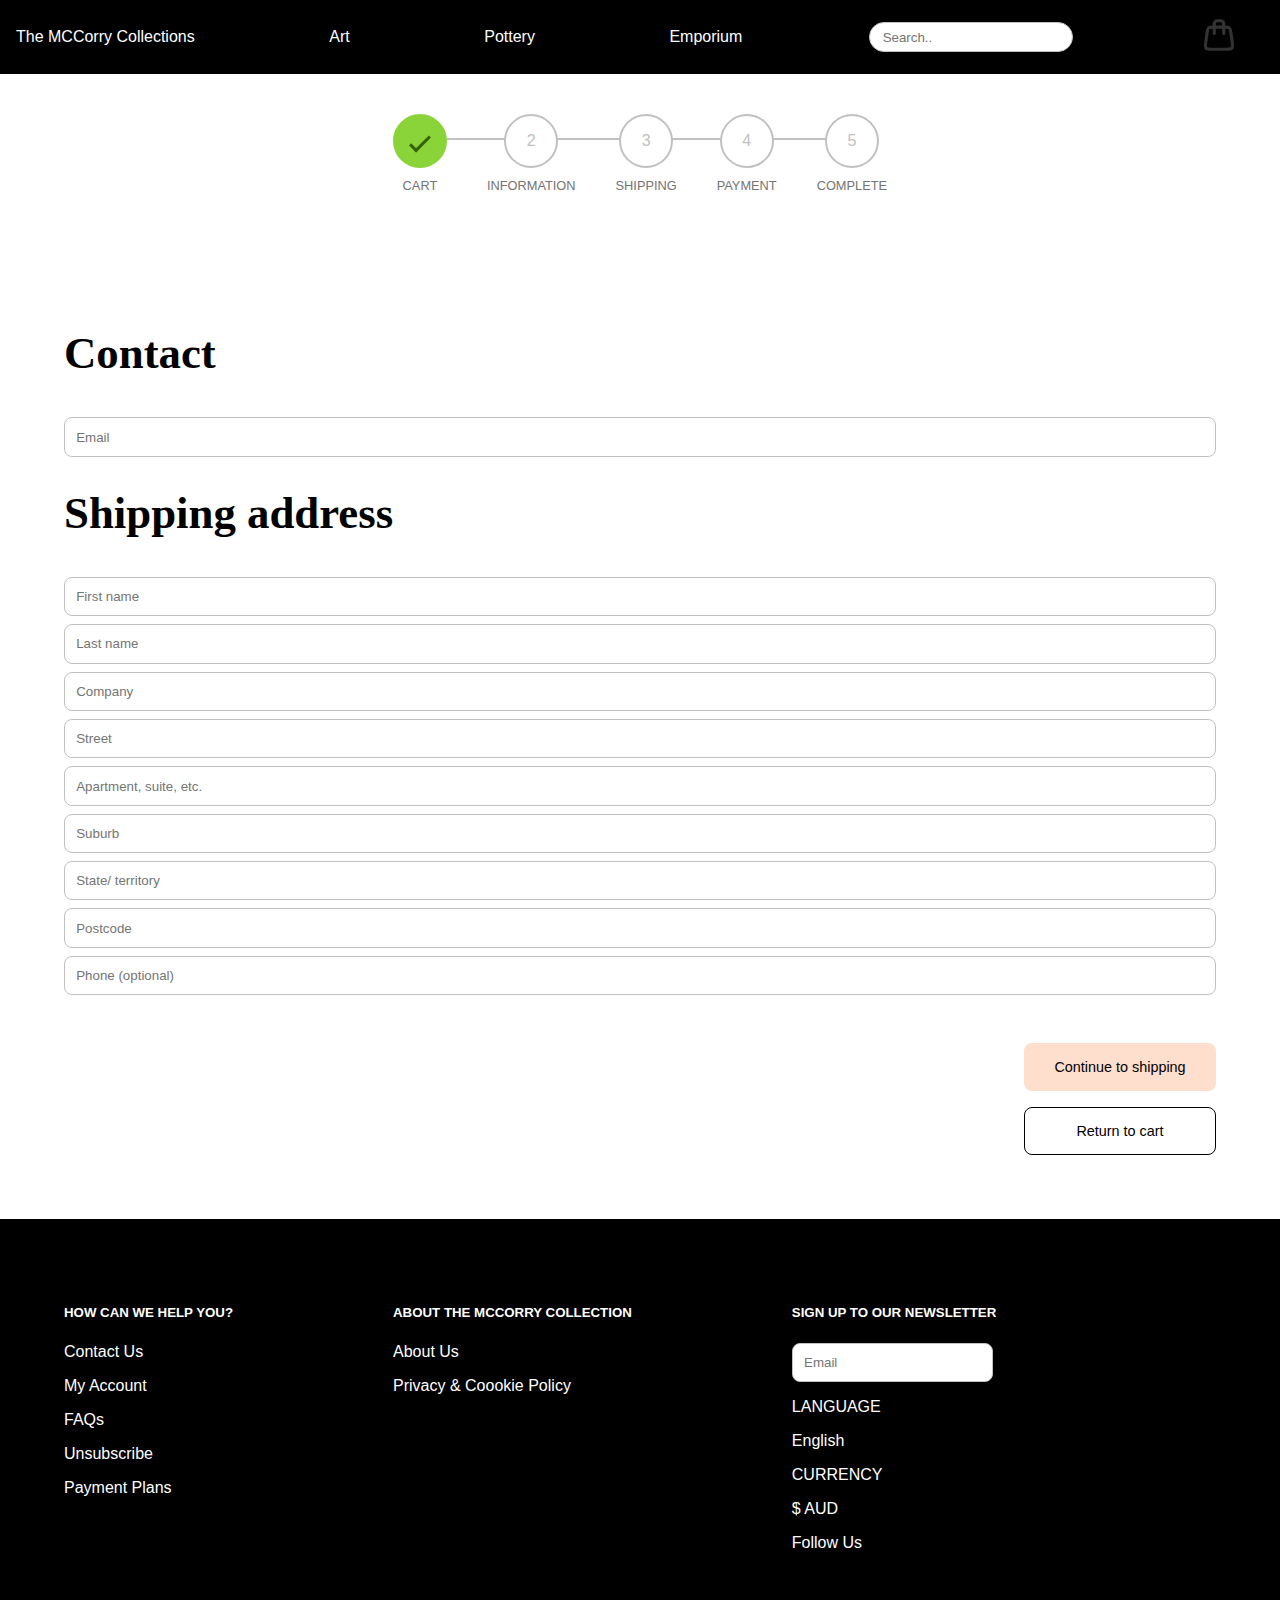
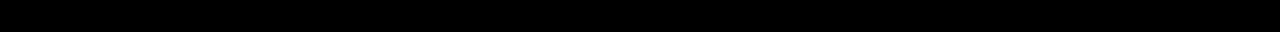
<file: information.html>
<!DOCTYPE html>
<html lang="en">
<head>
    <meta charset="UTF-8">
    <meta name="viewport" content="width=device-width, initial-scale=1.0">
    <title>Information</title>
    <link rel="stylesheet" href="styles/main.css">

</head>
<body>
    <!--nav bar, search bar-->
    <nav>
        <ul class="navbar">
            <li><a href="">The MCCorry Collections</a></li>
            <li><a href="">Art</a></li>
            <li><a href="">Pottery</a></li>
            <li><a href="">Emporium</a></li>
            <input type="text" placeholder="Search..">
            <li><a href=""><img src="images/shopping-bag.svg"> </a></li>
        </ul>
    </nav>

    <div class="checkout">
        <div class="checkout_processes">
            <div class="checkout_process_done"><div class="check"></div></div>
            CART
        </div>
        <div class="checkout_processes">
            <div class="checkout_process">2</div>
            INFORMATION
        </div>
        <div class="checkout_processes">
            <div class="checkout_process">3</div>
            SHIPPING
        </div>
        <div class="checkout_processes">
            <div class="checkout_process">4</div>
            PAYMENT
        </div>
        <div class="checkout_processes">
            <div class="checkout_process">5</div>
            COMPLETE
        </div>
    </div>


    <div class="basiclayout">
        <div id="information_page">
            <div class="contact column">
                <h1>Contact</h1>
                <input type="text" class="info" placeholder="Email">
            </div>
            <div class="shipping_address">
                <h1>Shipping address</h1>
                <div class="column">
                    <input type="text" class="info" placeholder="First name">
                    <input type="text" class="info" placeholder="Last name">
                    <input type="text" class="info" placeholder="Company">
                    <input type="text" class="info" placeholder="Street">
                    <input type="text" class="info" placeholder="Apartment, suite, etc.">
                    <input type="text" class="info" placeholder="Suburb">
                    <input type="text" class="info" placeholder="State/ territory">
                    <input type="text" class="info" placeholder="Postcode">
                    <input type="text" class="info" placeholder="Phone (optional)">
                </div>
            </div>

        </div>
        <div class="checkout_button_container">
            <button class="checkout_buttons" onclick= "window.location.href = 'shipping_method.html';">Continue to shipping</button>
            <button class="checkout_buttons_reverse" onclick= "window.location.href = 'shopping_cart.html';">Return to cart</button>
        </div>
    </div>

    
</body>

<!-- footer -->
<footer>
    <div>
    <h5>HOW CAN WE HELP YOU?</h5>
    <p>Contact Us</p>
    <p>My Account</p>
    <p>FAQs</p>
    <p>Unsubscribe</p>
    <p>Payment Plans</p>
    </div>

    <div>
        <h5>ABOUT THE MCCORRY COLLECTION</h5>
        <p>About Us</p>
        <p>Privacy & Coookie Policy</p>
    </div>

    <div>
        <h5>SIGN UP TO OUR NEWSLETTER</h5>
        <input type="text" placeholder="Email">
        <p>LANGUAGE</p>
        <p>English</p>
        <p>CURRENCY</p>
        <p>$ AUD</p>
        <p>Follow Us</p>
        </div>
</footer>
</html>
</file>
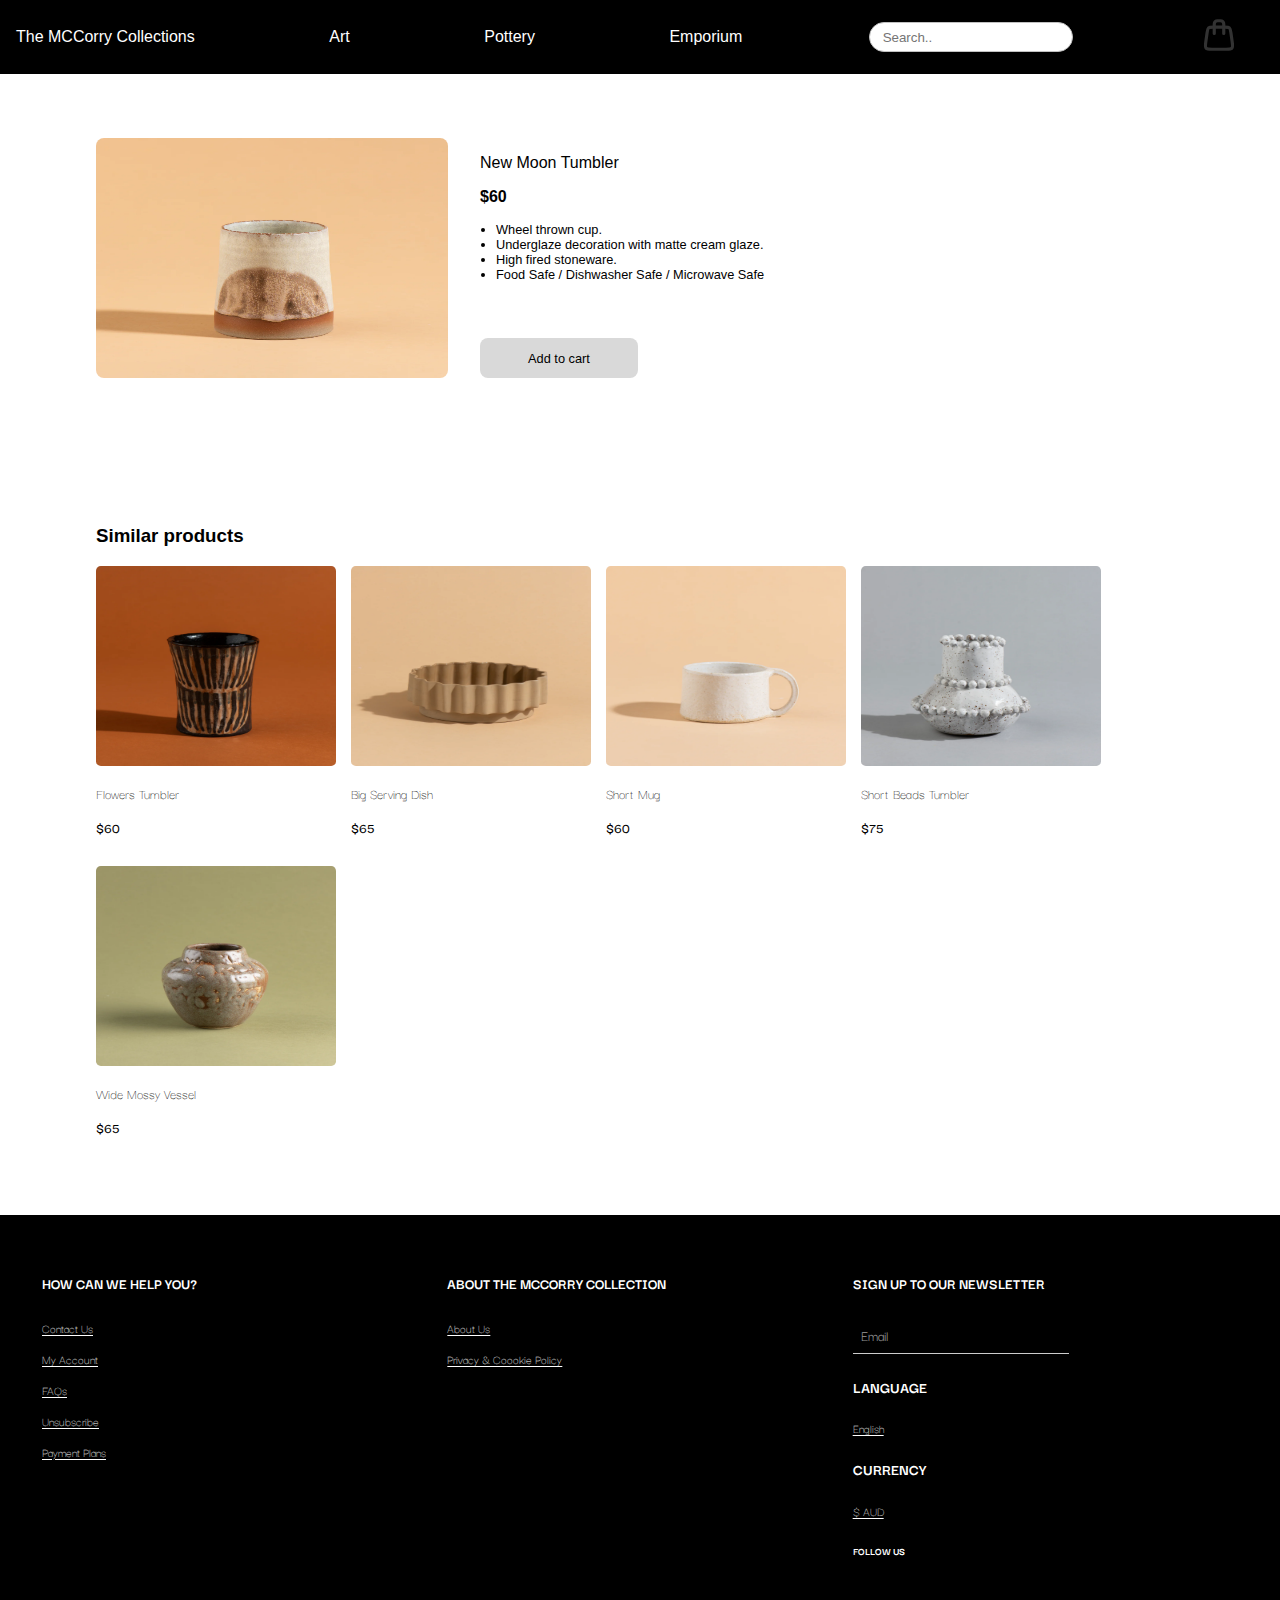
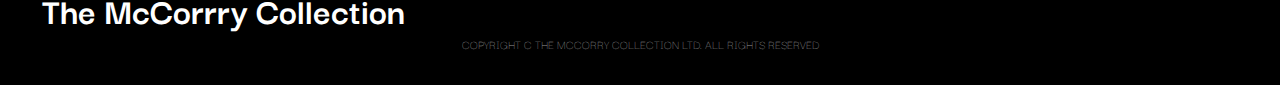
<file: new_moon_tumbler.html>
<!DOCTYPE html>
<html lang="en">
<head>
    <meta charset="UTF-8">
    <meta name="viewport" content="width=device-width, initial-scale=1.0">
    <title>New Moon Tumbler</title>    
    <script src="scripts/main.js"></script>
    <link rel="stylesheet" href="styles/main.css">
    <link rel="preconnect" href="https://fonts.googleapis.com">
    <link rel="preconnect" href="https://fonts.gstatic.com" crossorigin>
    <link href="https://fonts.googleapis.com/css2?family=Darker+Grotesque:wght@300..900&display=swap" rel="stylesheet">
</head>
<body>
    <!--nav bar, search bar-->
    <nav>
        <ul class="navbar">
            <li><a href="">The MCCorry Collections</a></li>
            <li><a href="art.html">Art</a></li>
            <li><a href="pottery.html">Pottery</a></li>
            <li><a href="emporium.html">Emporium</a></li>
            <input type="text" placeholder="Search..">
            <li><a href="shopping_cart.html"><img src="images/shopping-bag.svg"> </a></li>
    </nav>

    
    <div class="product_page">
        <img src="images/pottery/new_moon_tumbler_1.webp"></img>
        <div>
            <div>
                <p class="details_name">New Moon Tumbler</p>
                <p class="details_price">$60</p>
                <ul>
                    <li>Wheel thrown cup.</li>
                    <li>Underglaze decoration with matte cream glaze.</li>
                    <li>High fired stoneware.</li>
                    <li>Food Safe / Dishwasher Safe / Microwave Safe</li>
                </ul>
            </div>
            <div class="button_container">
                <button class="default_button" onclick="addToCart('New Moon Tumbler', 60, 'images/pottery/new_moon_tumbler_1.webp')">Add to cart</button>
            </div>
        </div>
    </div> 

        <!-- similar products -->
        <div class="similar_products">
            <h3>Similar products</h3>
            <div class="catalogue">
                <div>
                    <a href="flowers_tumbler.html">
                        <img src="images/pottery/flower_tumbler_1.webp"></img>
                        <p class="product_name">Flowers Tumbler</p>
                        <p class="price">$60</p>
                    </a>
                </div>
                <div>
                    <a href="big_serving_dish.html">
                        <img src="images/pottery/big_serving_dish_1.webp"></img>
                        <p class="product_name">Big Serving Dish</p>
                        <p class="price">$65</p>
                    </a>
                </div>
                <div>
                    <a href="short_mug.html">
                        <img src="images/pottery/short_mug_1.webp"></img>
                        <p class="product_name">Short Mug</p>
                        <p class="price">$60</p>
                    </a>
                </div>            
                <div>
                    <a href="short_beads_tumbler.html">
                        <img src="images/pottery/short_beads_tumbler_1.webp"></img>
                        <p class="product_name">Short Beads Tumbler</p>
                        <p class="price">$75</p>
                    </a>
                </div>
                <div>
                    <a href="wide_mossy_vessel.html">
                        <img src="images/pottery/wide_mossy_vessel_1.webp"></img>
                        <p class="product_name">Wide Mossy Vessel</p>
                        <p class="price">$65</p>
                    </a>
                </div>
            </div>
        </div>


    <!-- loads the script after the html file loads -->
    <script src="scripts/main.js"></script>

</body>

<!-- footer -->
<div class="desktop-only">
    <footer id="desktop_footer">
        <div>
        <h5>HOW CAN WE HELP YOU?</h5>
        <p>Contact Us</p>
        <p>My Account</p>
        <p>FAQs</p>
        <p>Unsubscribe</p>
        <p>Payment Plans</p>
        </div>
    
        <div>
            <h5>ABOUT THE MCCORRY COLLECTION</h5>
            <p>About Us</p>
            <p>Privacy & Coookie Policy</p>
        </div>
    
        <div>
            <h5>SIGN UP TO OUR NEWSLETTER</h5>
            <input type="text" placeholder="Email">
            <h4>LANGUAGE</h4>
            <p>English</p>
            <h4>CURRENCY</h4>
            <p>$ AUD</p>
            <h6>FOLLOW US</h6>
        </div>
    
        <div>
            <h1> The McCorrry Collection</h1>
            <h2> COPYRIGHT C THE MCCORRY COLLECTION LTD. ALL RIGHTS RESERVED</h2>
        </div>
        </footer>
    </div>
    
    <div class="mobile-only">
        <footer id="mobile_footer">
            <div id="newsletter">
                <h5>SIGN UP TO OUR NEWSLETTER</h5>
                <p>By entering your email address, you consent to receiving our newsletter. More details can be found in our <span>Privacy Policy</span></p>
                <input type="text" placeholder="Email">
            </div>
        
            <div>
                <h5>HOW CAN WE HELP YOU</h5>
                <p>Contact Us</p>
                <p>My Account</p>
                <p>FAQs</p>
                <p>Unsubscribe</p>
                <p>Payment Plans</p>
            </div>
        
            <div>
                <h5>ABOUT THE MCCORRY COLLECTION</h5>
                <p>About Us</p>
                <p>Privacy & Coookie Policy</p>
            </div>
    
            <div>
                <h4>LANGUAGE</h4>
                <p>English</p>
            </div>
    
            <div>
                <h4>CURRENCY</h4>
                <p>$ AUD</p>
            </div>
    
            <div>
                <h5>FOLLOW US</h5>
                
            </div>
        </footer>
    </div>
</html>
</file>
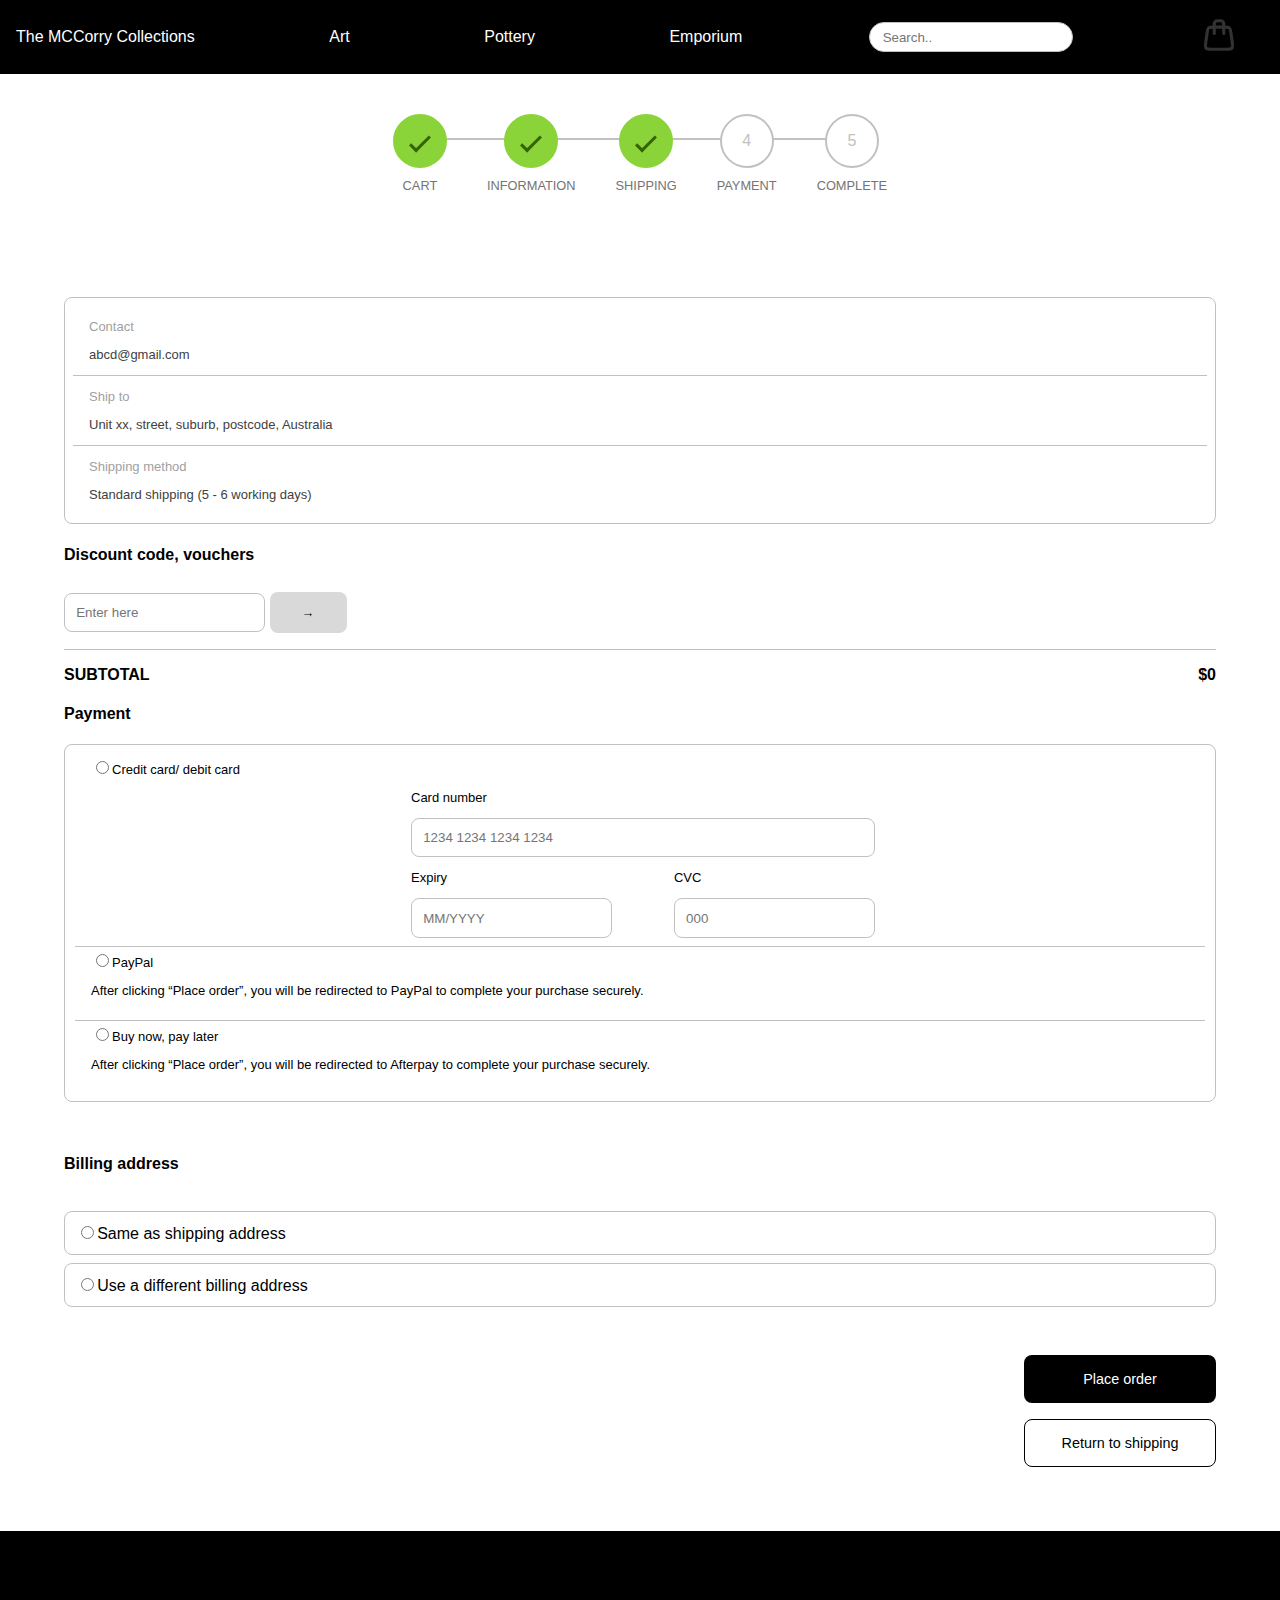
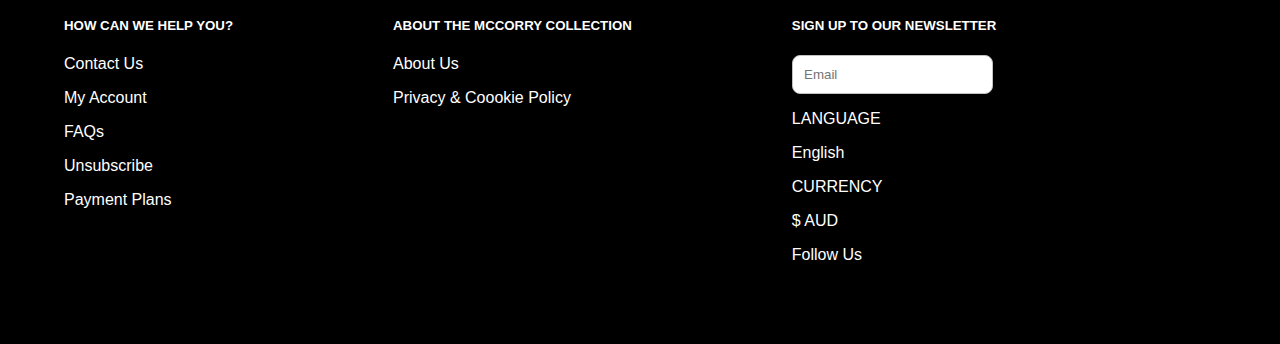
<file: payment.html>
<!DOCTYPE html>
<html lang="en">
<head>
    <meta charset="UTF-8">
    <meta name="viewport" content="width=device-width, initial-scale=1.0">
    <title>Payment</title>
    <link rel="stylesheet" href="styles/main.css">
    <script src="scripts/main.js"></script>

</head>
<body>
    <!--nav bar, search bar-->
    <nav>
        <ul class="navbar">
            <li><a href="">The MCCorry Collections</a></li>
            <li><a href="">Art</a></li>
            <li><a href="">Pottery</a></li>
            <li><a href="">Emporium</a></li>
            <input type="text" placeholder="Search..">
            <li><a href=""><img src="images/shopping-bag.svg"> </a></li>
        </ul>
    </nav>

    <div class="checkout">
        <div class="checkout_processes">
            <div class="checkout_process_done"><div class="check"></div></div>
            CART
        </div>
        <div class="checkout_processes">
            <div class="checkout_process_done"><div class="check"></div></div>
            INFORMATION
        </div>
        <div class="checkout_processes">
            <div class="checkout_process_done"><div class="check"></div></div>
            SHIPPING
        </div>
        <div class="checkout_processes">
            <div class="checkout_process">4</div>
            PAYMENT
        </div>
        <div class="checkout_processes">
            <div class="checkout_process">5</div>
            COMPLETE
        </div>
    </div>

    <div class="basiclayout">
        <div class="check_previous_info column">
            <div class="first">
                <p class="previous_info_header">Contact</p>
                <p class="previous_info">abcd@gmail.com</p>
            </div>
            <div class="second">
                <p class="previous_info_header">Ship to</p>
                <p class="previous_info">Unit xx, street, suburb, postcode, Australia</p>
            </div>
            <div class="second">
                <p class="previous_info_header">Shipping method</p>
                <p class="previous_info">Standard shipping (5 - 6 working days)</p>
            </div>
        </div>
        <div class="discounts">
            <h4>Discount code, vouchers</h4>
            <input type="text" class="info" placeholder="Enter here">
            <button class="default_button"> &#x2192; <!--hex code for right arrow--> </button> 
        </div>
        <div class="subtotal_discount">
            <p class="subtotal"> SUBTOTAL <span id="total_subtotal">$0</span></p>
        </div>
        <div class="payment_method">
        </div>
        <div>
            <h4>Payment</h4>
            <form class="check_previous_info">
                <fieldset class="credit_debit first">
                    <input type="radio" onclick="showDetails('creditdebit')"><label>Credit card/ debit card</label>
                    <div class="payment_details">
                        <div class="card_details_one">
                            <p>Card number</p>
                            <input type="text" placeholder="1234 1234 1234 1234">
                        </div>
                        <div class="card_details_two">
                            <div class="card_details_one">
                                <p>Expiry</p>
                                <input type="text" placeholder="MM/YYYY">
                            </div>
                            <div class="card_details_one">
                                <p>CVC</p>
                                <input type="text" placeholder="000">
                            </div>
                        </div>
                    </div>
                </fieldset>
                <fieldset class="paypal second">
                    <input type="radio" onclick="showDetails('paypal')"><label>PayPal</label>
                    <div>
                        <p>After clicking “Place order”, you will be redirected to PayPal to complete your purchase securely.</p>
                    </div>
                </fieldset>
                <fieldset class="buy_now_pay_later second">
                    <input type="radio" onclick="showDetails('buynowpaylater')"><label>Buy now, pay later</label>
                    <div>
                        <p>After clicking “Place order”, you will be redirected to Afterpay to complete your purchase securely.</p>
                    </div>
                </fieldset>
            </form>
        </div>



        <div class="shipping_method column">
            <h4>Billing address</h4>
            <div class="shipping_options">
                <div class="info">
                    <input type="radio"><label>Same as shipping address</label>
                </div>
                <div class="info">
                    <input type="radio"><label>Use a different billing address</label>
            </div>
            </div>
        </div>
        <div class="checkout_button_container">
            <button class="final_checkout_button" onclick= "window.location.href = 'order_confirmed.html';">Place order</button>
            <button class="checkout_buttons_reverse" onclick= "window.location.href = 'shipping_method.html';">Return to shipping</button>
        </div>







</div>

</body>

<!-- footer -->
<footer>
    <div>
    <h5>HOW CAN WE HELP YOU?</h5>
    <p>Contact Us</p>
    <p>My Account</p>
    <p>FAQs</p>
    <p>Unsubscribe</p>
    <p>Payment Plans</p>
    </div>

    <div>
        <h5>ABOUT THE MCCORRY COLLECTION</h5>
        <p>About Us</p>
        <p>Privacy & Coookie Policy</p>
    </div>

    <div>
        <h5>SIGN UP TO OUR NEWSLETTER</h5>
        <input type="text" placeholder="Email">
        <p>LANGUAGE</p>
        <p>English</p>
        <p>CURRENCY</p>
        <p>$ AUD</p>
        <p>Follow Us</p>
        </div>
</footer>
</html>
</file>
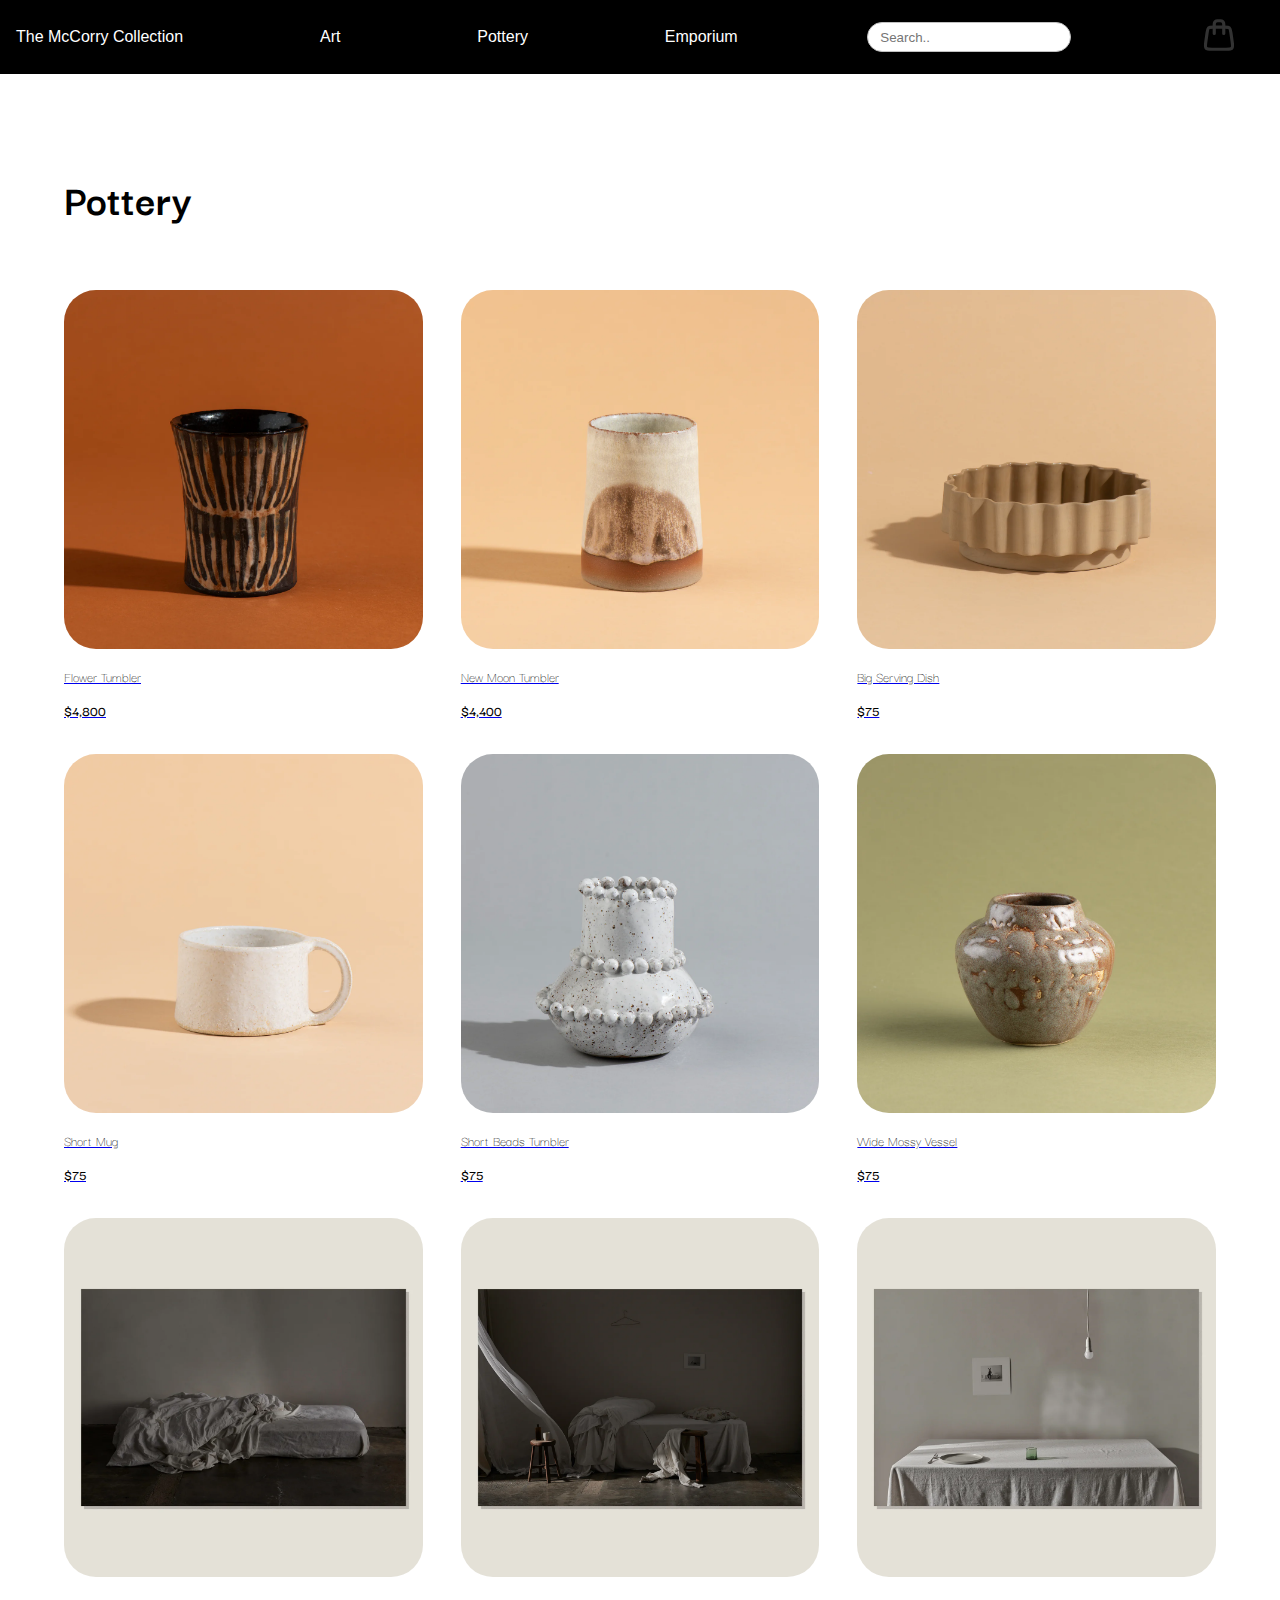
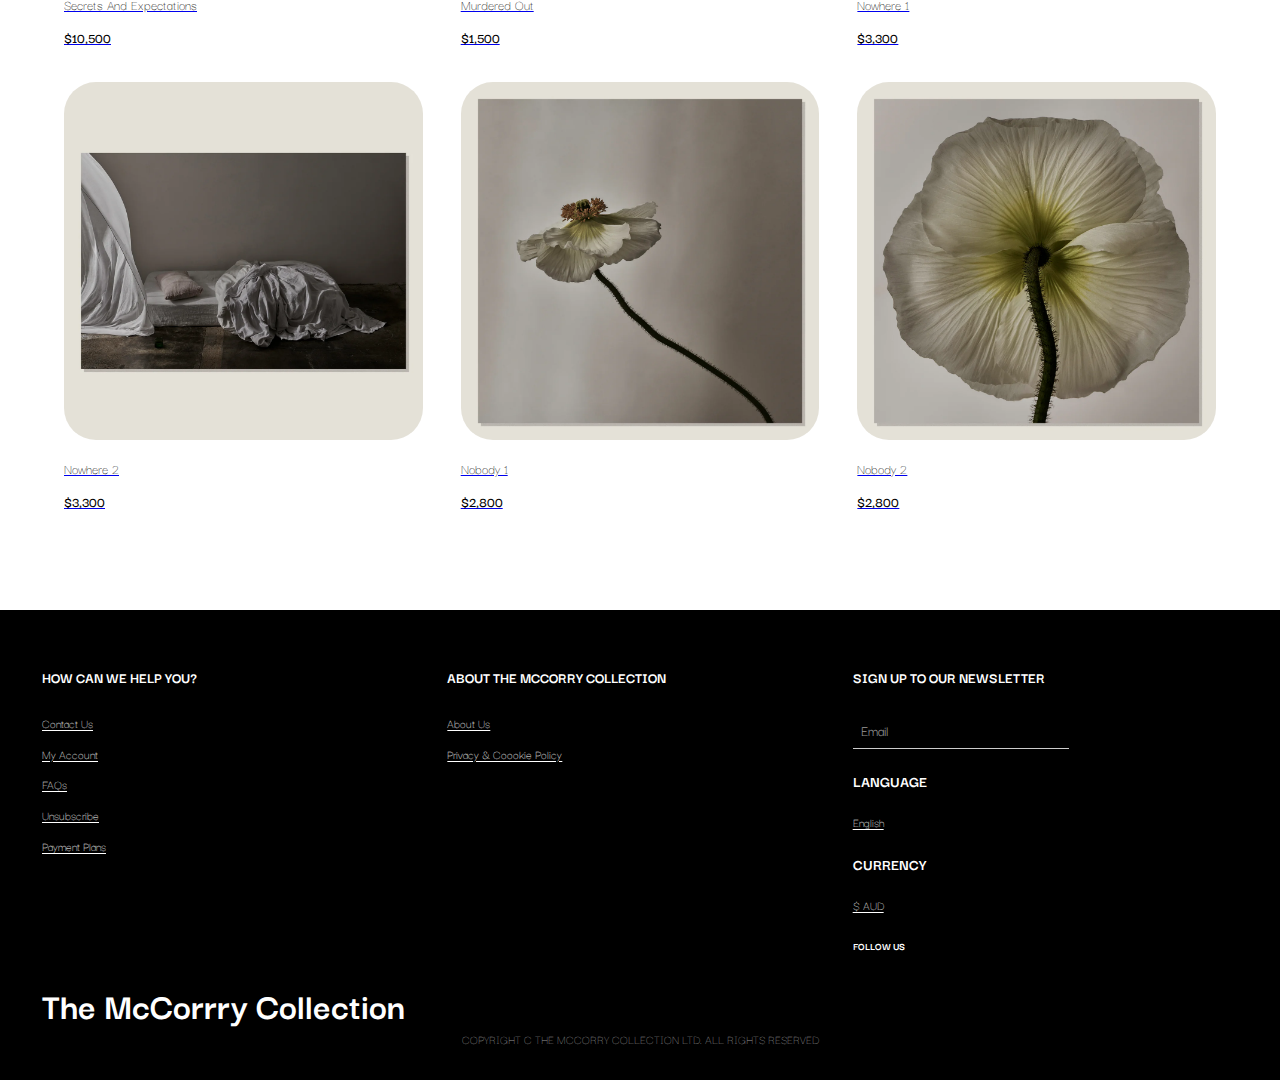
<file: pottery.html>
<!DOCTYPE html>
<html lang="en">
<head>
    <meta charset="UTF-8">
    <meta name="viewport" content="width=device-width, initial-scale=1.0">
    <title>Pottery</title>
    <link rel="stylesheet" href="styles/main.css">
    <link rel="preconnect" href="https://fonts.googleapis.com">
    <link rel="preconnect" href="https://fonts.gstatic.com" crossorigin>
    <link href="https://fonts.googleapis.com/css2?family=Darker+Grotesque:wght@300..900&display=swap" rel="stylesheet">
</head>

<body>
     <!--nav bar, search bar-->
  <nav class="desktop-only">
    <ul class="navbar">
        <li class="nav-logo"><a href="index.html">The McCorry Collection</a></li>
        <li class="navs"><a href="art.html">Art</a></li>
        <li class="navs"><a href="pottery.html">Pottery</a></li>
        <li class="navs"><a href="emporium.html">Emporium</a></li>
        <input type="text" placeholder="Search..">
        <li><a href="shopping_cart.html"><img src="images/shopping-bag.svg"> </a></li>
    </ul>
</nav>


<nav class="mobile-only">
    <input type="checkbox" id="toggle-menu">
    <label for="toggle-menu">
        <div class="burger-menu">
            <h3>The McCorry Collection</h3>
            <div class="bars">
                <div class="bar"></div>
                <div class="bar"></div>
                <div class="bar"></div>
            </div>
        </div>
    </label>
    <ul class="navbar">
        <li><a href="art.html">Art</a></li>
        <li><a href="pottery.html">Pottery</a></li>
        <li><a href="emporium.html">Emporium</a></li>
        <input type="text" placeholder="Search..">
        <li><a href="shopping_cart.html"><img src="images/shopping-bag.svg"></a></li>
    </ul>
</nav>

    <!-- home page, explore latest products -->
    <div class="basiclayout">
        <h1>Pottery</h1>
        <div class="category-container">
            <div class="categories">
                <div>
                    <a href="flowers_tumbler.html">
                        <img src="images/pottery/flower_tumbler_1.webp">
                        <p class="product_name">Flower Tumbler</p>
                        <p class="price">$4,800</p>
                    </a>
                </div>
                <div>
                    <a href="new_moon_tumbler.html">
                        <img src="images/pottery/new_moon_tumbler_1.webp">
                        <p class="product_name">New Moon Tumbler</p>
                        <p class="price">$4,400</p>
                    </a>
                </div>
                <div>
                    <a href="big_serving_dish.html">
                        <img src="images/pottery/big_serving_dish_1.webp">
                        <p class="product_name">Big Serving Dish</p>
                        <p class="price">$75</p>
                    </a>
                </div>
                <div>
                    <a href="short_mug.html">
                        <img src="images/pottery/short_mug_1.webp">
                        <p class="product_name">Short Mug</p>
                        <p class="price">$75</p>
                    </a>
                </div>            
                <div>
                    <a href="short_beads_tumbler.html">
                        <img src="images/pottery/short_beads_tumbler_1.webp">
                        <p class="product_name">Short Beads Tumbler</p>
                        <p class="price">$75</p>
                    </a>
                </div>
                <div>
                    <a href="wide_mossy_vessel.html">
                        <img src="images/pottery/wide_mossy_vessel_1.webp">
                        <p class="product_name">Wide Mossy Vessel</p>
                        <p class="price">$75</p>
                    </a>
                </div>
                <div>
                    <a href="wide_mossy_vessel.html">
                        <img src="images/art/nothing_only_this_1.webp">
                        <p class="product_name">Secrets And Expectations</p>
                        <p class="price">$10,500</p>
                    </a>
                </div>
                <div>
                    <a href="wide_mossy_vessel.html">
                        <img src="images/art/murdered_out_1.jpg.webp">
                        <p class="product_name">Murdered Out</p>
                        <p class="price">$1,500</p>
                    </a>
                </div>
                <div>
                    <a href="wide_mossy_vessel.html">
                        <img src="images/art/nowhere1_1.webp">
                        <p class="product_name">Nowhere 1</p>
                        <p class="price">$3,300</p>
                    </a>
                </div>
                <div>
                    <a href="wide_mossy_vessel.html">
                        <img src="images/art/nowhere2_1.webp">
                        <p class="product_name">Nowhere 2</p>
                        <p class="price">$3,300</p>
                    </a>
                </div>
                <div>
                    <a href="wide_mossy_vessel.html">
                        <img src="images/art/nobody1_1.webp">
                        <p class="product_name">Nobody 1</p>
                        <p class="price">$2,800</p>
                    </a>
                </div>
                <div>
                    <a href="wide_mossy_vessel.html">
                        <img src="images/art/nobody2_1.webp">
                        <p class="product_name">Nobody 2</p>
                        <p class="price">$2,800</p>
                    </a>
                </div>
            </div>
        </div>
    </div>

    </body>

<!-- footer -->
<div class="desktop-only">
    <footer id="desktop_footer">
        <div>
        <h5>HOW CAN WE HELP YOU?</h5>
        <p>Contact Us</p>
        <p>My Account</p>
        <p>FAQs</p>
        <p>Unsubscribe</p>
        <p>Payment Plans</p>
        </div>
    
        <div>
            <h5>ABOUT THE MCCORRY COLLECTION</h5>
            <p>About Us</p>
            <p>Privacy & Coookie Policy</p>
        </div>
    
        <div>
            <h5>SIGN UP TO OUR NEWSLETTER</h5>
            <input type="text" placeholder="Email">
            <h4>LANGUAGE</h4>
            <p>English</p>
            <h4>CURRENCY</h4>
            <p>$ AUD</p>
            <h6>FOLLOW US</h6>
        </div>
    
        <div>
            <h1> The McCorrry Collection</h1>
            <h2> COPYRIGHT C THE MCCORRY COLLECTION LTD. ALL RIGHTS RESERVED</h2>
        </div>
        </footer>
    </div>
    
    <div class="mobile-only">
        <footer id="mobile_footer">
            <div id="newsletter">
                <h5>SIGN UP TO OUR NEWSLETTER</h5>
                <p>By entering your email address, you consent to receiving our newsletter. More details can be found in our <span>Privacy Policy</span></p>
                <input type="text" placeholder="Email">
            </div>
        
            <div>
                <h5>HOW CAN WE HELP YOU</h5>
                <p>Contact Us</p>
                <p>My Account</p>
                <p>FAQs</p>
                <p>Unsubscribe</p>
                <p>Payment Plans</p>
            </div>
        
            <div>
                <h5>ABOUT THE MCCORRY COLLECTION</h5>
                <p>About Us</p>
                <p>Privacy & Coookie Policy</p>
            </div>
    
            <div>
                <h4>LANGUAGE</h4>
                <p>English</p>
            </div>
    
            <div>
                <h4>CURRENCY</h4>
                <p>$ AUD</p>
            </div>
    
            <div>
                <h5>FOLLOW US</h5>
                
            </div>
        </footer>
    </div>

</html>
</file>
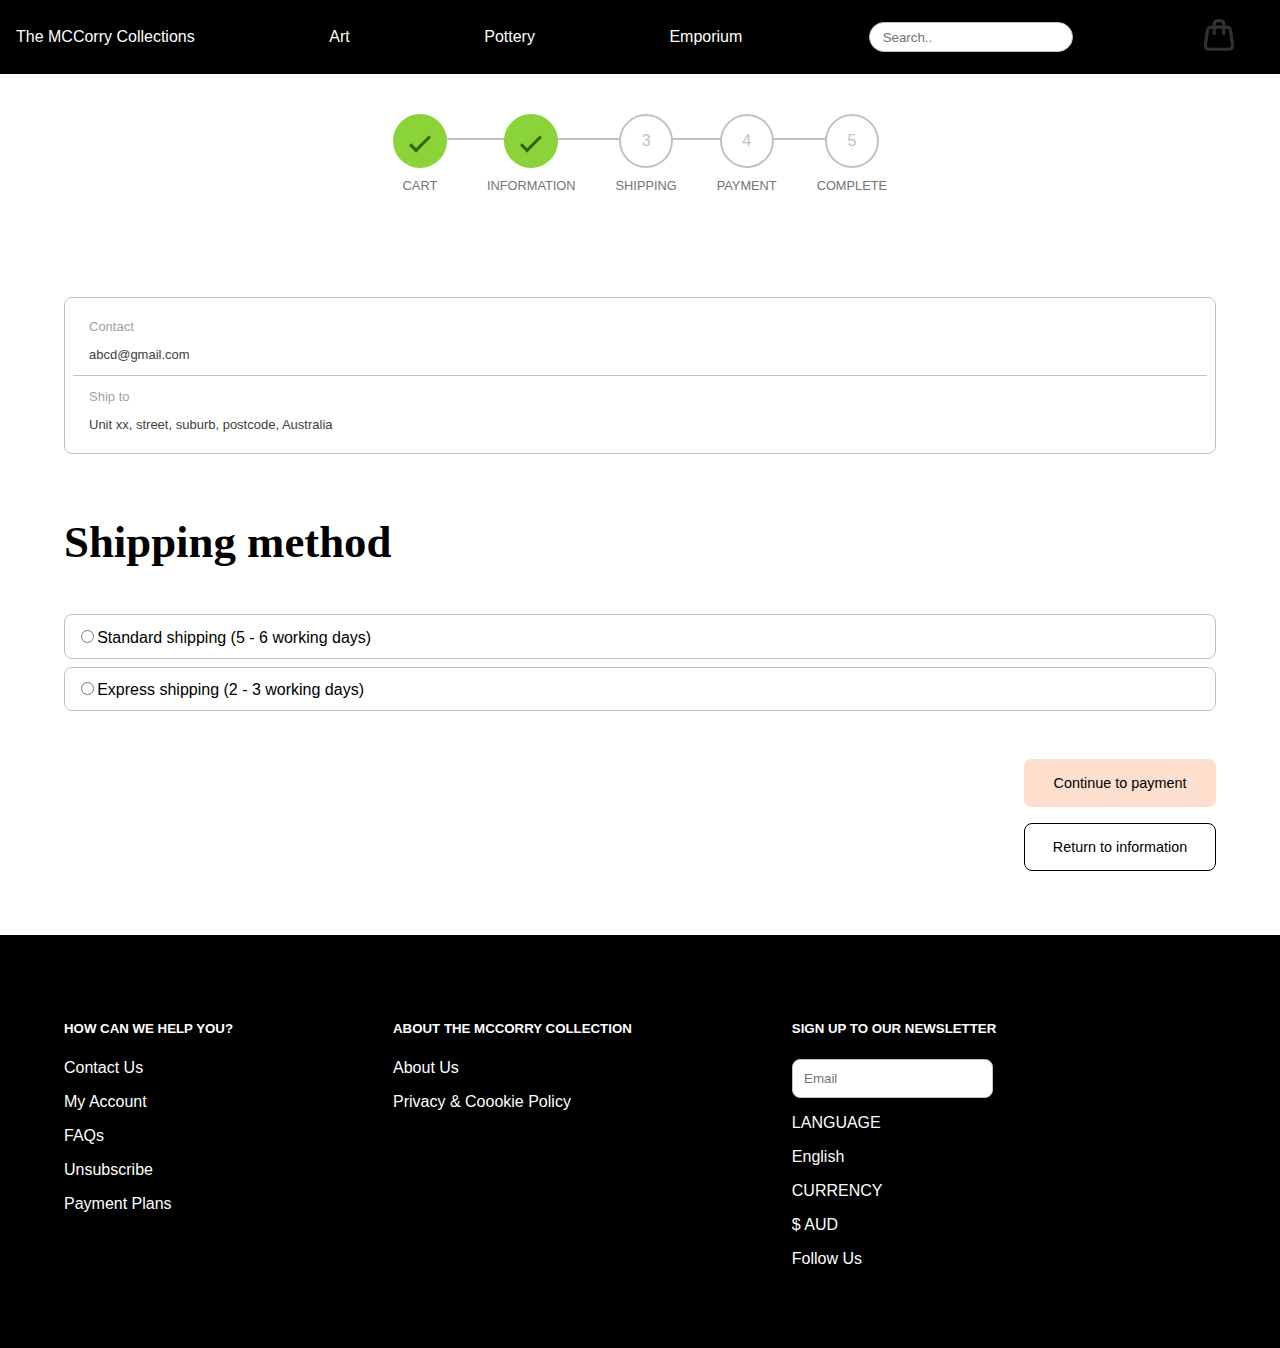
<file: shipping_method.html>
<!DOCTYPE html>
<html lang="en">
<head>
    <meta charset="UTF-8">
    <meta name="viewport" content="width=device-width, initial-scale=1.0">
    <title>Shipping</title>
    <link rel="stylesheet" href="styles/main.css">

</head>
<body>
    <!--nav bar, search bar-->
    <nav>
        <ul class="navbar">
            <li><a href="">The MCCorry Collections</a></li>
            <li><a href="">Art</a></li>
            <li><a href="">Pottery</a></li>
            <li><a href="">Emporium</a></li>
            <input type="text" placeholder="Search..">
            <li><a href=""><img src="images/shopping-bag.svg"> </a></li>
        </ul>
    </nav>

    <div class="checkout">
        <div class="checkout_processes">
            <div class="checkout_process_done"><div class="check"></div></div>
            CART
        </div>
        <div class="checkout_processes">
            <div class="checkout_process_done"><div class="check"></div></div>
            INFORMATION
        </div>
        <div class="checkout_processes">
            <div class="checkout_process">3</div>
            SHIPPING
        </div>
        <div class="checkout_processes">
            <div class="checkout_process">4</div>
            PAYMENT
        </div>
        <div class="checkout_processes">
            <div class="checkout_process">5</div>
            COMPLETE
        </div>
    </div>

    <div class="basiclayout">
        <div class="check_previous_info column">
            <div class="first">
                <p class="previous_info_header">Contact</p>
                <p class="previous_info">abcd@gmail.com</p>
            </div>
            <div class="second">
                <p class="previous_info_header">Ship to</p>
                <p class="previous_info">Unit xx, street, suburb, postcode, Australia</p>
            </div>
        </div>
        <div class="shipping_method column">
            <h1>Shipping method</h1>
            <div class="shipping_options">
                <div class="info">
                    <input type="radio"><label>Standard shipping (5 - 6 working days)</label>
                </div>
                <div class="info">
                    <input type="radio"><label>Express shipping (2 - 3 working days)</label>
            </div>
            </div>
        </div>
        <div class="checkout_button_container">
            <button class="checkout_buttons" onclick= "window.location.href = 'payment.html';">Continue to payment</button>
            <button class="checkout_buttons_reverse" onclick= "window.location.href = 'shipping_method.html';">Return to information</button>
        </div>
    </div>


</body>

<!-- footer -->
<footer>
    <div>
    <h5>HOW CAN WE HELP YOU?</h5>
    <p>Contact Us</p>
    <p>My Account</p>
    <p>FAQs</p>
    <p>Unsubscribe</p>
    <p>Payment Plans</p>
    </div>

    <div>
        <h5>ABOUT THE MCCORRY COLLECTION</h5>
        <p>About Us</p>
        <p>Privacy & Coookie Policy</p>
    </div>

    <div>
        <h5>SIGN UP TO OUR NEWSLETTER</h5>
        <input type="text" placeholder="Email">
        <p>LANGUAGE</p>
        <p>English</p>
        <p>CURRENCY</p>
        <p>$ AUD</p>
        <p>Follow Us</p>
        </div>
</footer>
</html>
</file>
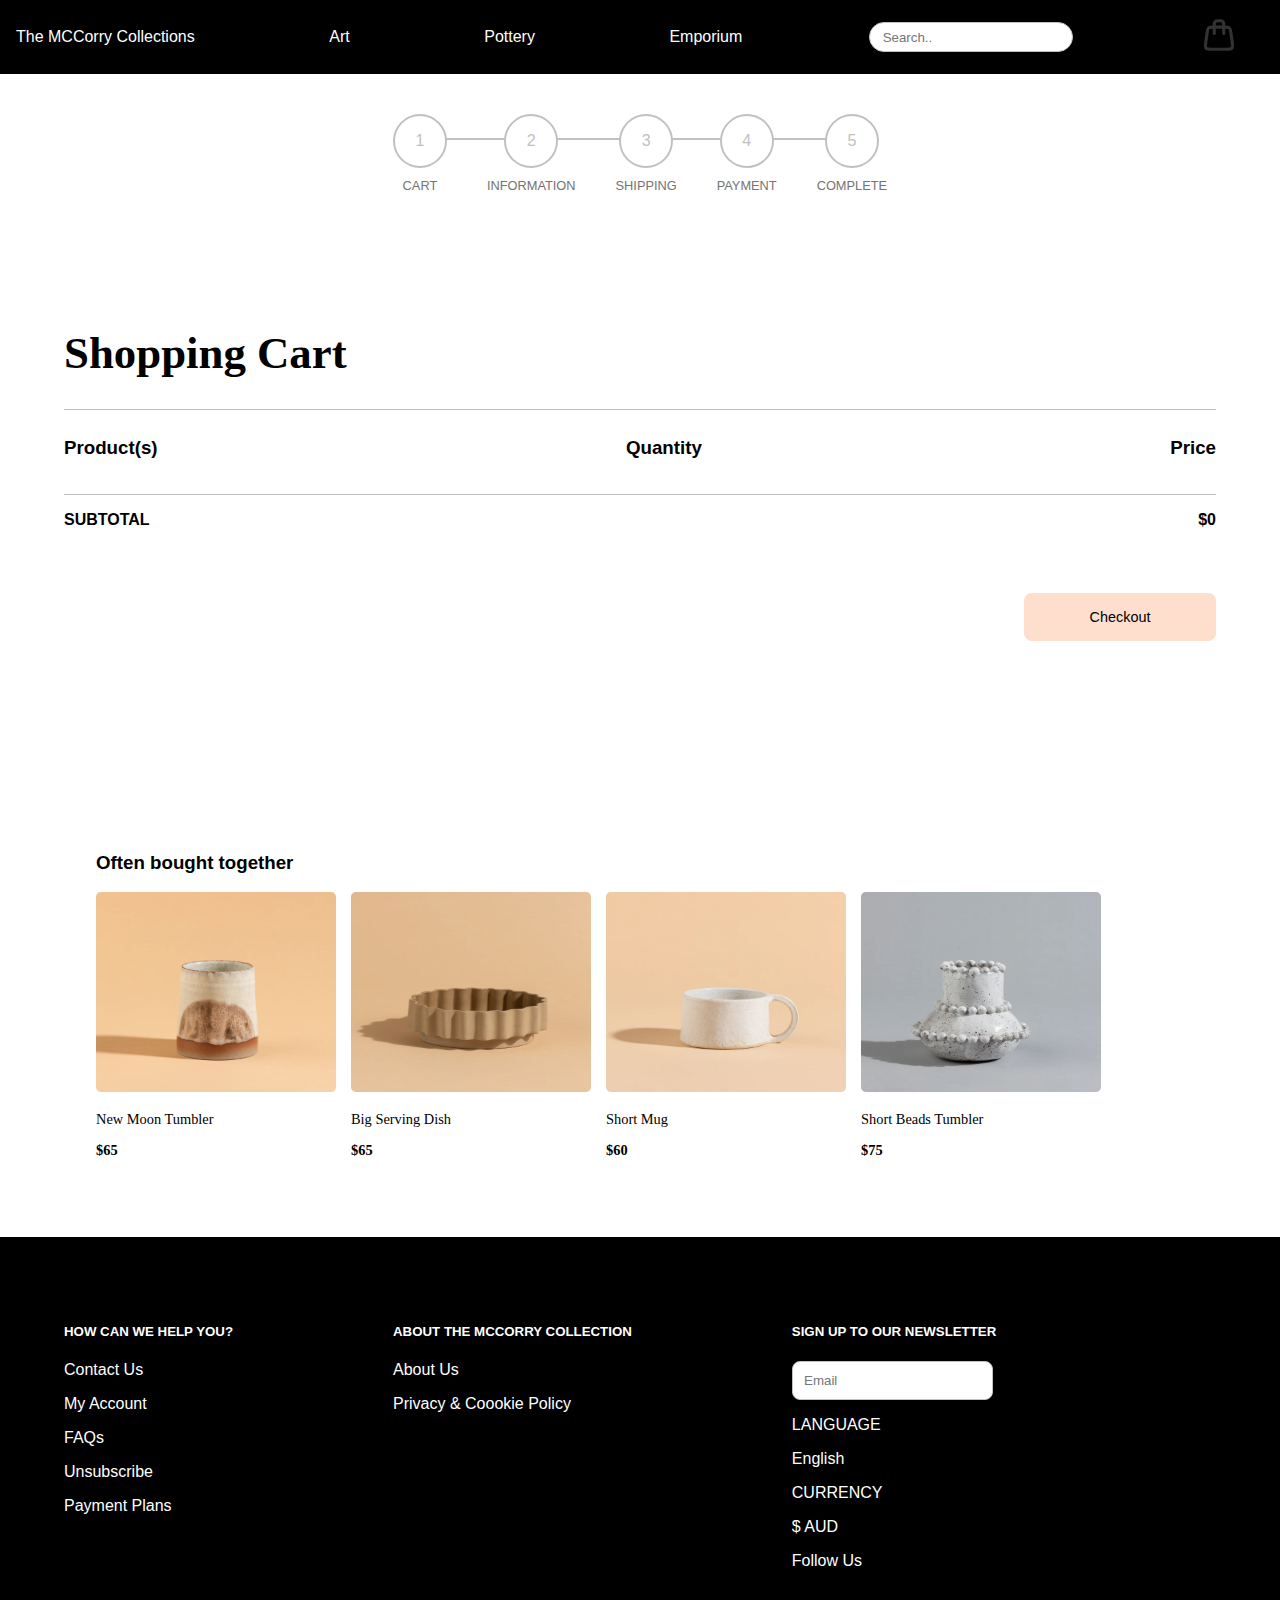
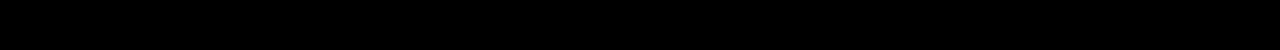
<file: shopping_cart.html>
<!DOCTYPE html>
<html lang="en">
<head>
    <meta charset="UTF-8">
    <meta name="viewport" content="width=device-width, initial-scale=1.0">
    <title>Shopping cart</title>
    <link rel="stylesheet" href="styles/main.css">
    <script src="scripts/main.js"></script>

</head>
<body>
    <!--nav bar, search bar-->
    <nav>
        <ul class="navbar">
            <li><a href="">The MCCorry Collections</a></li>
            <li><a href="">Art</a></li>
            <li><a href="">Pottery</a></li>
            <li><a href="">Emporium</a></li>
            <input type="text" placeholder="Search..">
            <li><a href=""><img src="images/shopping-bag.svg"> </a></li>
        </ul>
    </nav>

    <div class="checkout">
        <div class="checkout_processes">
            <div class="checkout_process">1</div>
            CART
        </div>
        <div class="checkout_processes">
            <div class="checkout_process">2</div>
            INFORMATION
        </div>
        <div class="checkout_processes">
            <div class="checkout_process">3</div>
            SHIPPING
        </div>
        <div class="checkout_processes">
            <div class="checkout_process">4</div>
            PAYMENT
        </div>
        <div class="checkout_processes">
            <div class="checkout_process">5</div>
            COMPLETE
        </div>
    </div>

    <!--<button class="default_button" onclick="emptyCart()">X</button   do we want this button?-->

    <div class="basiclayout">
        <div id="shopping_cart">
            <h1>Shopping Cart</h1>
            <div class="header_items">
                <h3 class="header_item">Product(s)</h3>
                <h3 class="header_item">Quantity</h3>
                <h3 class="header_item">Price</h3>
            </div>
            <div id="cart_items">
            </div>
            <p class="subtotal"> SUBTOTAL <span id="total_subtotal">$0</span></p>
        </div>
        <div class="checkout_button_container">
            <button class="checkout_buttons" onclick= "window.location.href = 'information.html';">Checkout</button>
        </div>

    </div>

    <script src="scripts/main.js"></script>

</body>

   <!-- bought together -- suggested products -->
   <div class="similar_products">
    <h3>Often bought together</h3>
    <div class="catalogue">
        <div>
            <a href="new_moon_tumbler.html">
                <img src="images/pottery/new_moon_tumbler_1.webp"></img>
                <p class="product_name">New Moon Tumbler</p>
                <p class="price">$65</p>
            </a>
        </div>
        <div>
            <a href="big_serving_dish.html">
                <img src="images/pottery/big_serving_dish_1.webp"></img>
                <p class="product_name">Big Serving Dish</p>
                <p class="price">$65</p>
            </a>
        </div>
        <div>
            <a href="short_mug.html">
                <img src="images/pottery/short_mug_1.webp"></img>
                <p class="product_name">Short Mug</p>
                <p class="price">$60</p>
            </a>
        </div>            
        <div>
            <a href="short_beads_tumbler.html">
                <img src="images/pottery/short_beads_tumbler_1.webp"></img>
                <p class="product_name">Short Beads Tumbler</p>
                <p class="price">$75</p>
            </a>
        </div>
    </div>
</div>
    
</body>


<!-- footer -->
<footer>
    <div>
    <h5>HOW CAN WE HELP YOU?</h5>
    <p>Contact Us</p>
    <p>My Account</p>
    <p>FAQs</p>
    <p>Unsubscribe</p>
    <p>Payment Plans</p>
    </div>

    <div>
        <h5>ABOUT THE MCCORRY COLLECTION</h5>
        <p>About Us</p>
        <p>Privacy & Coookie Policy</p>
    </div>

    <div>
        <h5>SIGN UP TO OUR NEWSLETTER</h5>
        <input type="text" placeholder="Email">
        <p>LANGUAGE</p>
        <p>English</p>
        <p>CURRENCY</p>
        <p>$ AUD</p>
        <p>Follow Us</p>
        </div>
</footer>


</html>
</file>
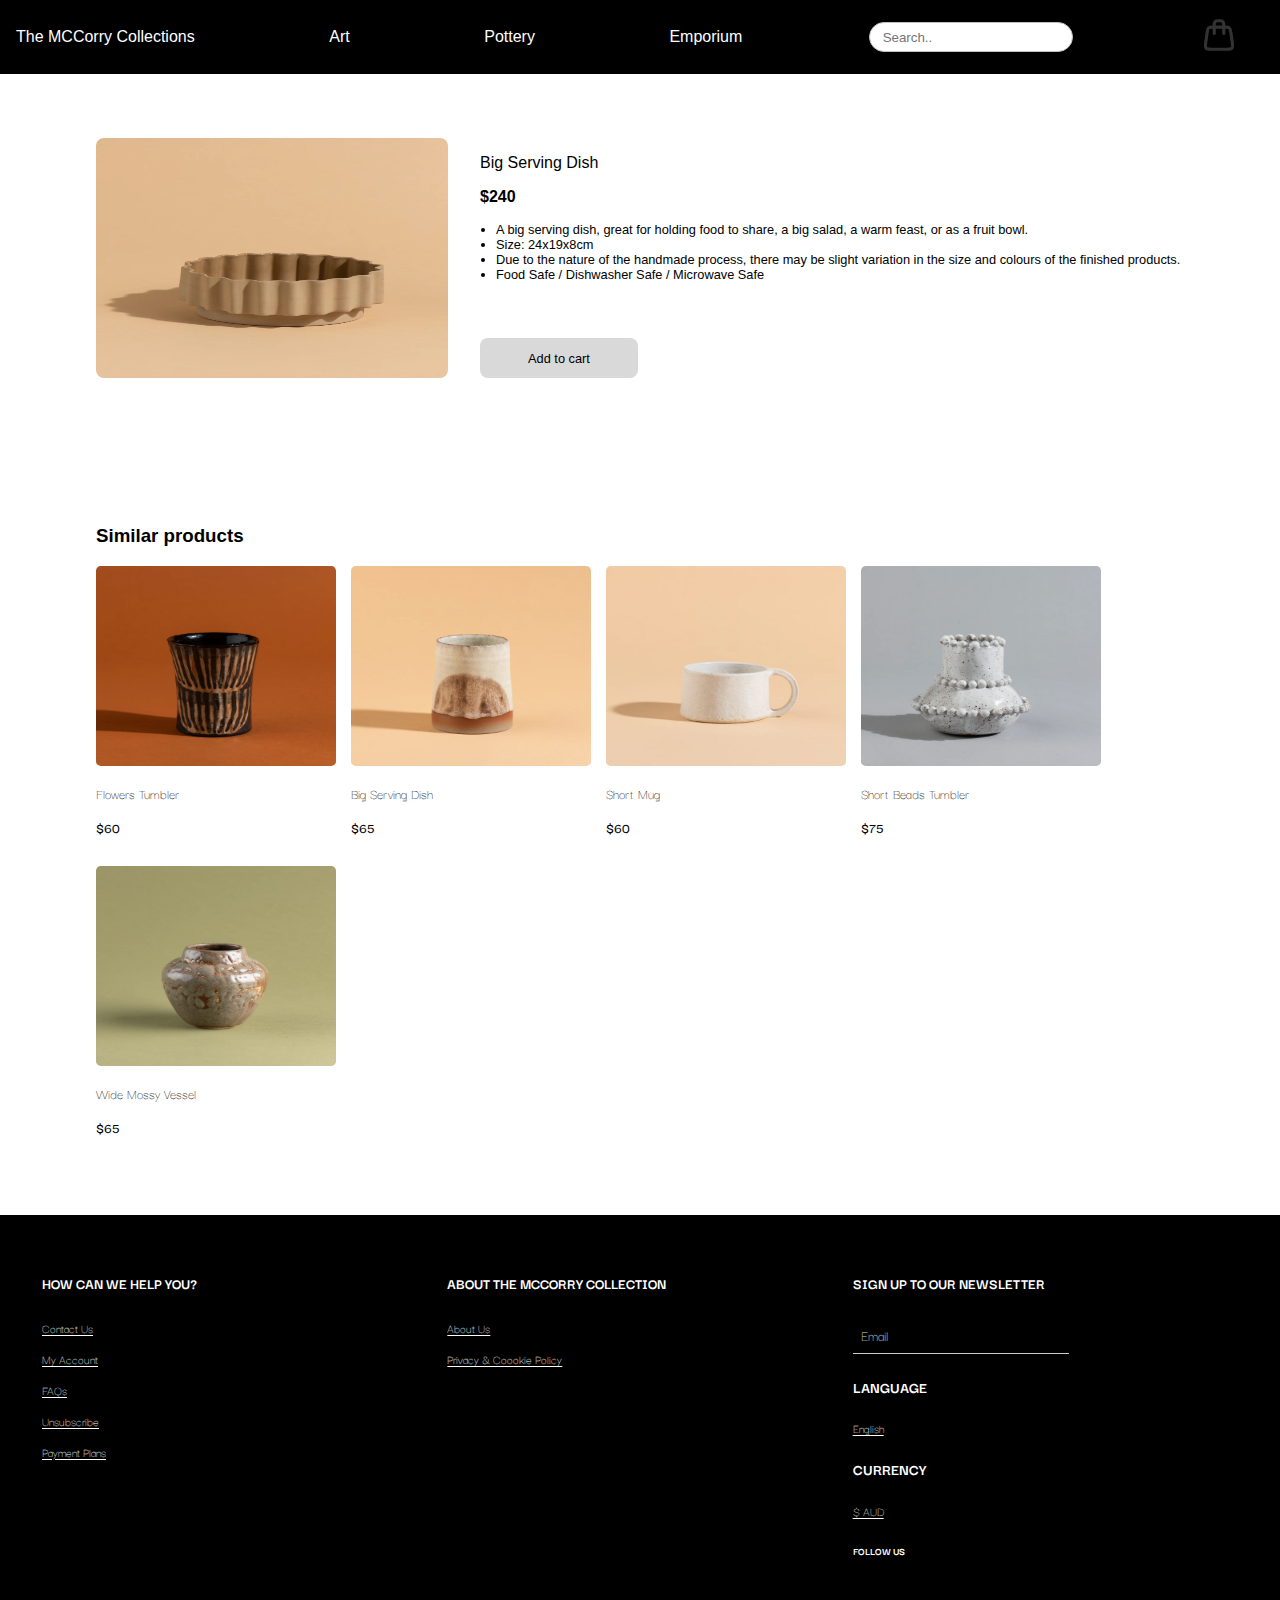
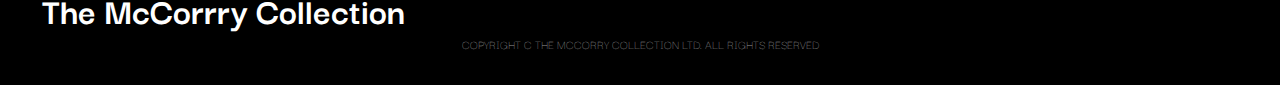
<file: whisky_cup.html>
<!DOCTYPE html>
<html lang="en">
<head>
    <meta charset="UTF-8">
    <meta name="viewport" content="width=device-width, initial-scale=1.0">
    <title>Whisky Cup</title>    
    <script src="scripts/main.js"></script>
    <link rel="stylesheet" href="styles/main.css">
    <link rel="preconnect" href="https://fonts.googleapis.com">
    <link rel="preconnect" href="https://fonts.gstatic.com" crossorigin>
    <link href="https://fonts.googleapis.com/css2?family=Darker+Grotesque:wght@300..900&display=swap" rel="stylesheet">
</head>
<body>
    <!--nav bar, search bar-->
    <nav>
        <ul class="navbar">
            <li><a href="">The MCCorry Collections</a></li>
            <li><a href="art.html">Art</a></li>
            <li><a href="pottery.html">Pottery</a></li>
            <li><a href="emporium.html">Emporium</a></li>
            <input type="text" placeholder="Search..">
            <li><a href="shopping_cart.html"><img src="images/shopping-bag.svg"> </a></li>
    </nav>

    
    <div class="product_page">
        <img src="images/pottery/big_serving_dish_1.webp"></img>
        <div>
            <div>
                <p class="details_name">Big Serving Dish</p>
                <p class="details_price">$240</p>
                <ul>
                    <li>A big serving dish, great for holding food to share, a big salad, a warm feast, or as a fruit bowl.</li>
                    <li>Size: 24x19x8cm</li>
                    <li>Due to the nature of the handmade process, there may be slight variation in the size and colours of the finished products.</li>
                    <li>Food Safe / Dishwasher Safe / Microwave Safe</li>
                </ul>
            </div>
            <div class="button_container">
                <button class="default_button" onclick="addToCart('Big Serving Dish', 240, 'images/pottery/big_serving_dish_1.webp')">Add to cart</button>
            </div>
        </div>
    </div> 

        <!-- similar products -->
        <div class="similar_products">
            <h3>Similar products</h3>
            <div class="catalogue">
                <div>
                    <a href="flowers_tumbler.html">
                        <img src="images/pottery/flower_tumbler_1.webp"></img>
                        <p class="product_name">Flowers Tumbler</p>
                        <p class="price">$60</p>
                    </a>
                </div>
                <div>
                    <a href="new_moon_tumbler.html">
                        <img src="images/pottery/new_moon_tumbler_1.webp"></img>
                        <p class="product_name">Big Serving Dish</p>
                        <p class="price">$65</p>
                    </a>
                </div>
                <div>
                    <a href="short_mug.html">
                        <img src="images/pottery/short_mug_1.webp"></img>
                        <p class="product_name">Short Mug</p>
                        <p class="price">$60</p>
                    </a>
                </div>            
                <div>
                    <a href="short_beads_tumbler.html">
                        <img src="images/pottery/short_beads_tumbler_1.webp"></img>
                        <p class="product_name">Short Beads Tumbler</p>
                        <p class="price">$75</p>
                    </a>
                </div>
                <div>
                    <a href="wide_mossy_vessel.html">
                        <img src="images/pottery/wide_mossy_vessel_1.webp"></img>
                        <p class="product_name">Wide Mossy Vessel</p>
                        <p class="price">$65</p>
                    </a>
                </div>
            </div>
        </div>


    <!-- loads the script after the html file loads -->
    <script src="scripts/main.js"></script>

</body>

<!-- footer -->
<div class="desktop-only">
    <footer id="desktop_footer">
        <div>
        <h5>HOW CAN WE HELP YOU?</h5>
        <p>Contact Us</p>
        <p>My Account</p>
        <p>FAQs</p>
        <p>Unsubscribe</p>
        <p>Payment Plans</p>
        </div>
    
        <div>
            <h5>ABOUT THE MCCORRY COLLECTION</h5>
            <p>About Us</p>
            <p>Privacy & Coookie Policy</p>
        </div>
    
        <div>
            <h5>SIGN UP TO OUR NEWSLETTER</h5>
            <input type="text" placeholder="Email">
            <h4>LANGUAGE</h4>
            <p>English</p>
            <h4>CURRENCY</h4>
            <p>$ AUD</p>
            <h6>FOLLOW US</h6>
        </div>
    
        <div>
            <h1> The McCorrry Collection</h1>
            <h2> COPYRIGHT C THE MCCORRY COLLECTION LTD. ALL RIGHTS RESERVED</h2>
        </div>
        </footer>
    </div>
    
    <div class="mobile-only">
        <footer id="mobile_footer">
            <div id="newsletter">
                <h5>SIGN UP TO OUR NEWSLETTER</h5>
                <p>By entering your email address, you consent to receiving our newsletter. More details can be found in our <span>Privacy Policy</span></p>
                <input type="text" placeholder="Email">
            </div>
        
            <div>
                <h5>HOW CAN WE HELP YOU</h5>
                <p>Contact Us</p>
                <p>My Account</p>
                <p>FAQs</p>
                <p>Unsubscribe</p>
                <p>Payment Plans</p>
            </div>
        
            <div>
                <h5>ABOUT THE MCCORRY COLLECTION</h5>
                <p>About Us</p>
                <p>Privacy & Coookie Policy</p>
            </div>
    
            <div>
                <h4>LANGUAGE</h4>
                <p>English</p>
            </div>
    
            <div>
                <h4>CURRENCY</h4>
                <p>$ AUD</p>
            </div>
    
            <div>
                <h5>FOLLOW US</h5>
                
            </div>
        </footer>
    </div>
</html>
</file>
<file: styles/main.css>
/* CSS for the entire website */

html {
    font-family: sans-serif;
}

body, html {
    margin: 0;
    padding: 0;
    box-sizing: border-box;
}

:root {
    font-size: 16px;
}

/* Style the navigation bar */
.navbar {
    display: flex;
    background-color: black;
    padding: .5rem;
    flex-wrap: wrap;
    justify-content: space-between;
    align-items: center;
    list-style-type: none;
    margin: 0%;
}

/* Style the navigation bar buttons */
.navbar > li > a {
    display: block;
    color: white;
    background-color: black;
    padding: .5rem;
    text-decoration: none;
}

.navbar > li > a > img {
    height: auto;
    max-width: 60%;
    border-radius: 1rem;
}

/* Style the search bar */
.navbar input[type=text] {
    border-radius: 3vw;
    padding: 0.5vw 1vw 0.5vw 1vw;
}

.similar_products{
    padding-left: 6rem;
    padding-top: 8rem;
    padding-bottom: 4rem;
}


/* Style the home page */
.welcome {
    padding-left: 4rem;
    padding-top: 4rem;
    padding-bottom: 12.5rem;
    background-image: url('../images/hero.png'); /*change image here */
    background-size: cover; /* 'contain' to fit within div */
    background-position: center center;
    background-repeat: no-repeat;
}

.welcome h1{
    font-family: 'Darker Grotesque';
    font-size: 6vw;
    font-weight: 700;
}

.welcome p{
    font-family: 'Darker Grotesque';
    font-size: 1.8vw;
    font-weight: 400;
}

.latest {
    width: 100%;
    height: 100vh;
    height: auto;
    text-align: center;
    background-image: url('../images/main.jpg'); /*change image here */
    background-size: cover; /* 'contain' to fit within div */
    background-position: center center;
    background-repeat: no-repeat;
    padding-left: 4rem;
    padding-right: 4rem;
    padding-bottom: 4rem;
    padding-top: 6rem;
    box-sizing: border-box; /* Ensure padding is included in width */
}

.latest h1 {
    font-family: 'Darker Grotesque';
    font-size: 6vw;
    font-weight: 700;
    color: white;
}

.latest p {
    font-family: 'Darker Grotesque';
    font-size: 1.8vw;
    font-weight: 400;
    color: white;
}

/*.default_button {
    padding: 11px;
    border-radius: 3rem;
    border: none;
    margin-top: 1rem;
    background-color: rgba(217, 217, 217, 1);
}*/

.default_button {
    padding-top: .8rem;
    padding-bottom: .8rem;
    padding-left: 3rem;
    padding-right: 3rem;
    border-radius: .5rem;
    border: none;
    background-color: rgba(217, 217, 217, 1);
    font-size: .8rem;
}

/*new*/
.default_button:hover{
    color: rgba(255, 255, 255,1);
    font-size: .8rem;
    background-color: rgba(0, 0, 0, 1);
    transition: 0.5s;
}


#shop_now_button {
    padding: 1vw 6vw 1vw 6vw;
    border-radius: 3rem;
    border: none;
    margin-top: 1rem;
    background-color: rgba(217, 217, 217, 1);
    font-family: 'Darker Grotesque';
    font-size: 2.3vw;
    font-weight: 700;
    cursor: pointer; /* Change cursor to pointer on hover */
}

#shop_now_button:hover {
    background-color: #000000; /* Darker shade on hover */
    color: white;
}

#explore_button {
    padding: 1vw 6vw 1vw 6vw;
    border-radius: 3rem;
    border: none;
    margin-top: 1rem;
    font-family: 'Darker Grotesque';
    color: white;
    font-size: 1.8vw;
    font-weight: 700;
    background-color: transparent;
    border: 1px solid #fff; 
    cursor: pointer; /* Change cursor to pointer on hover */
}

#explore_button:hover {
    background-color: #fff; /* Darker shade on hover */
    color: black;

}

.basiclayout {
    padding-left: 5%;
    padding-right: 5%;
    padding-top: 5%;
    padding-bottom: 5%;
}

.basiclayout h1 {
    font-size: 3.5vw;
    font-family: 'Darker Grotesque';
}

.basiclayout h2 {
    font-size: 2vw;
    font-family: 'Darker Grotesque';
    text-decoration: underline;
}

/* Style the categories on the home page */
.categories {
    padding-top: 2rem;
    display: flex;
    flex-wrap: wrap;
    justify-content: space-between;
}

.categories > div {
    width: calc(32% - 10px); /* Adjust width to leave some gap */
    margin-bottom: 20px;
}

.categories > div > a > img {
    height: auto;
    width: 100%;
    border-radius: 2rem;
    max-width: 100%;
}

/* Media query for smaller screen sizes */
@media screen and (max-width: 768px) {
    .categories > div {
        width: calc(50% - 10px); /* Two columns on smaller screens */
    }
}

@media screen and (max-width: 500px) {
    .categories > div {
        width: calc(50% - 10px); /* Two columns on resolutions below 500px */
    }
}

@media screen and (max-width: 320px) {
    .categories > div {
        width: calc(100% - 10px); /* Single column on even smaller screens */
    }
}




/*-------------------------------------------------------------------------------------------*/

.product_name {
    font-family: 'Darker Grotesque';
    font-weight: 400;
    font-style: normal;
    color:black;
}

.price {
    font-family: 'Darker Grotesque';
    font-weight: 700;
    font-style: normal;
    color:black;
}

/*-------------------------------------------------------------------------------------------*/

/* Style the footer */
#desktop_footer {
    display: flex;
    flex-wrap: wrap; /* Allow items to wrap onto multiple lines */
    padding: 2rem;
    background-color: rgb(0, 0, 0);
    color: rgb(255, 255, 255);
    font-weight: 200;
    font-family: 'Darker Grotesque';
}

#desktop_footer > h5 {
    font-weight: 300;
    
}

#desktop_footer > div {
    flex: 1; /* Each div takes equal space */
    padding: 0 10px; /* Add some padding between divs */
    box-sizing: border-box; /* Include padding in width calculation */
}

#desktop_footer > div:nth-child(4) {
    flex: 1 1 100%; /* Fourth div takes full width */
    display: flex;
    flex-direction: column; /* Arrange items vertically */
    justify-content: center; /* Align items vertically */
    align-items: flex-start; /* Align items to the left */
}

#desktop_footer > div:nth-child(4) h1 {
    margin: 0; /* Remove default margin */
}

#desktop_footer > div:nth-child(4) h2 {
    margin: 0; /* Remove default margin */
    font-weight: 300;
    font-size: 1vw;
    color: #999;
    align-self: center; /* Vertically center the h2 */
}



#desktop_footer h5{
    font-size: 1.2vw;
}

#desktop_footer h1{
    font-size: 3vw;
}

#desktop_footer p {
    text-decoration: underline;
    text-decoration-thickness: 0.2px;
    text-underline-offset: 2px;
    font-size: 1vw;
}

#desktop_footer input[type="text"] {
    width: 200px; /* Set width */
    padding: 8px; /* Add padding */
    border-bottom: 1px solid #ccc; /* Add border */
    font-size: 16px; /* Set font size */
    background-color: transparent;
    border-top: none;
    border-left: none;
    border-right: none;
    border-radius: 0;
}

#desktop_footer input[type="text"]::placeholder {
    color: #999; /* Set placeholder text color */
    font-weight: 400;
    font-size: 1.2vw;
    font-family: 'Darker Grotesque';
}

.desktop-only {
    display: none;
}

.mobile-only {
    display: none;
}


@media (min-width: 601px) {
    .desktop-only {
        display: block; /* Show on desktop */
    }
}

/* Small devices (portrait phones) */
@media only screen and (max-width: 600px) {
    .mobile-only {
        display: block;
    }


    #toggle-menu {
        display: none;
    }

    /* Style the burger menu icon */
    .burger-menu {
        cursor: pointer;
        background-color: #000;
        padding: 10px;
    }

    .burger-menu h3{
        color: #fff;
    }

    .bar {
        width: 25px;
        height: 2px;
        background-color: #fff;
        margin: 6px 0;
        transition: 0.4s;
    }

    /* Rotate bars to form an X shape when menu is active */
    #toggle-menu:checked ~ .burger-menu .bar:nth-child(1) {
        transform: rotate(-45deg) translate(-9px, 6px);
    }

    #toggle-menu:checked ~ .burger-menu .bar:nth-child(2) {
        opacity: 0;
    }

    #toggle-menu:checked ~ .burger-menu .bar:nth-child(3) {
        transform: rotate(45deg) translate(-8px, -8px);
    }

    /* Show the navbar when menu is active */
    #toggle-menu:checked ~ .navbar {
        display: block;
    }

    /* Hide the navbar by default */
    .navbar {
        display: none;
    }







    #mobile_footer {
        display: flex;
        flex-direction: column;
        padding: 2rem;
        background-color: rgb(0, 0, 0);
        color: rgb(255, 255, 255);
        font-weight: 200;
        font-family: 'Darker Grotesque';
    }


    #newsletter p{
        font-size: 3vw;
        margin-bottom: 5vw;
    }

    #newsletter input[type="text"] {
        width: 200px; /* Set width */
        padding: 8px; /* Add padding */
        border-bottom: 1px solid #ccc; /* Add border */
        font-size: 16px; /* Set font size */
        background-color: transparent;
        border-top: none;
        border-left: none;
        border-right: none;
        border-radius: 0;
    }

    #newsletter input[type="text"]::placeholder {
        color: #999; /* Set placeholder text color */
        font-weight: 400;
        font-size: 3vw;
        font-family: 'Darker Grotesque';
    }
    



} 
/* Style the product page*/
.product_page {
    display: flex;
    flex-wrap: wrap;
    gap: 2rem;
    padding-left: 6rem;
    padding-top: 4rem;
}

.product_page > img {
    width: 22rem;
    height: 15rem;
    border-radius: .5rem;
    max-width: 100%;
}

.product_page > div {
    display: flex;
    flex-direction: column;
    justify-content: space-between;
}
/*new*/
.product_page > div >  div > ul {
    font-size: .8em;
    padding-left: 1rem;
    font-weight: 300;
}

.button_container {
    display: flex;
    align-self: flex-start; 
    margin-top: auto; 
}


/* Style the shopping cart page */
/*new*/

.checkout {
    display: flex;
    justify-content: center;
    align-items: center;
    position: relative;
    padding: 20px ;
}

/*new*/
.checkout_processes {
    display: flex;
    flex-direction: column;
    justify-content: center;
    align-items: center;
    font-size: 0.8rem;
    color: rgb(116, 116, 116);
    margin: 20px; /* Adjust the horizontal spacing */
}

/*new*/
.checkout_process {
    width: 50px;
    height: 50px;
    line-height: 50px;
    border-radius: 50%;
    font-size: 1rem;
    color: rgba(193, 193, 193, 1);
    text-align: center;
    background: rgba(255, 255, 255, 1);
    border: 2px solid rgba(193, 193, 193, 1);
    margin-bottom: 10px; 
    position: relative; 
}

.checkout_process_done{
    width: 50px;
    height: 50px;
    line-height: 50px;
    border-radius: 50%;
    font-size: 1rem;
    color: rgba(193, 193, 193, 1);
    text-align: center;
    /*-- code taken from https://www.geeksforgeeks.org/how-to-draw-a-checkmark-tick-using-css/ --*/
    background: rgb(138, 212, 58);
    border: 2px solid rgb(138, 212, 58);
    margin-bottom: 10px; 
    position: relative; 
    display: flex;
    justify-content: center;
    align-items: center;
}

.check{
    height: 18px; 
    width: 15px; 
    border-bottom: 3px solid  rgb(52, 100, 0); 
    border-right: 3px solid  rgb(52, 100, 0); 
    transform: rotate(45deg); 
    margin: 20px; 
}

/*new*/
.checkout::before {
    content: "";
    position: absolute;
    top: 40%;
    left: 50%;
    transform: translateX(-50%);
    height: 2px;
    background-color: rgba(193, 193, 193, 1);
    width: calc((50px + 50px) * 5 - 40px); /* Adjust the width to span only behind the circles */
}


/* Style the shopping cart items */
/*new*/
.page_content{
    padding-left: 6rem;
    padding-bottom: 4rem;
}

/*new*/
.header_items{
    display: flex;
    justify-content: space-between;
    align-items: center;
    padding-top: .5rem;
    border-top: 1px solid;
    border-color: rgba(193, 193, 193, 1)
}

/*new*/
.header_item{
    font-weight: 600;
    display: flex;
    justify-content: space-between;
}


/*new*/
.cart_items{
    background-color: rgba(230, 232, 230,1);
    padding-left: 6rem;
    padding-right: 4rem;
    padding-top: 2rem;
    flex-direction: column;
}

/*new*/
.cart_item{
    display: flex;
    gap: 2rem;
    width: 100%;
    justify-content: space-between;
}

/*new*/
.cart_item > img {
    width: 20rem;
    height: 15rem;
    border-radius: .5rem;
}

/*new*/
.prod_details{
    display: flex;
    width: 100%;
    justify-content: space-between;
    align-items: flex-start;
}

/*new*/
.details_name{
    flex: 1;
    font-weight: 300;
}

/*new*/
.details_price{
    flex: 1;
    font-size: 1rem;
    font-weight: 600;
    text-align: left;
}

.cart_details_price{
    flex: 1;
    font-size: 1rem;
    font-weight: 600;
    text-align: right;
}

/*new*/
.details_quantity{
    flex: 1;
    font-weight: 300;
    text-align: center;
}

/*new*/
#total_subtotal {
    /* Adjust alignment and margin as needed */
    align-self: flex-start;
}

/*new*/
.subtotal{
    display: flex;
    justify-content: space-between;
    border-top: 1px solid;
    border-color: rgba(193, 193, 193, 1);
    padding-top: 1rem;
    font-weight: 600;
}

/*new*/
.quantity_controls{
    display: flex;
    flex-direction: row;
    align-items: center;
    gap: .5rem;
    justify-content: center;
}

.quantity_button {
    width: 1.5rem;
    height: 1.5rem;
    background-color: #000;
    color: #fff;
    border: none;
    border-radius: 50%;
    display: flex;
    align-items: center;
    justify-content: center;
    cursor: pointer;    
}

.checkout_buttons{
    width: 12rem;
    height: 3rem;
    border-radius: .5rem;
    background-color: rgba(254, 222, 204, 1);
    border: none;
    font-size: .9rem;
    margin-top: 1rem;
}

.checkout_buttons_reverse{
    width: 12rem;
    height: 3rem;
    border-radius: .5rem;
    background-color: rgba(255, 255, 255, 1);
    border: 1px solid;
    font-size: .9rem;
    margin-top: 1rem;
}

.checkout_button_container{
    display: flex;
    flex-direction: column;
    padding-top: 2rem;
    align-items: flex-end;
}

.final_checkout_button{
    width: 12rem;
    height: 3rem;
    border-radius: .5rem;
    background-color: rgba(0, 0, 0, 1);
    color: rgba(255, 255, 255, 1);
    border: none;
    font-size: .9rem;
    margin-top: 1rem;
}

/* Style the information page */
.information_page{
    display: flex;
    flex-direction: column;
}

#shipping_address{
    display: flex;
    flex-direction: column;
}

.info{
    margin-top: .5rem;
    border: 1px solid;
    border-color:rgba(193, 193, 193, 1);
    padding: .7rem;
    border-radius: .5rem;
}

input[type=text]{
    padding: .7rem;
    border-radius: .5rem;
    border: 1px solid;
    border-color: rgba(193, 193, 193, 1);
}


/* Style the shipping page */
.check_previous_info{
    display: flex;
    flex-direction: column;
    padding: .5rem;
    border: 1px solid;
    border-color: rgba(193, 193, 193, 1);
    border-radius: .5rem;
}

.first, .second{
    padding-left: 1rem;
    font-size: small;
}

.second{
    border-top: 1px solid;
    border-color: rgba(193, 193, 193, 1);
}

.previous_info_header{
    color: rgb(161, 161, 161, 1);
}

.previous_info{
    color: rgba(65, 65, 65, 1);
}

.shipping_method{
    display: flex;
    flex-direction: column;
    padding-top: 2rem;
}

.shipping_options{
    width: 100%;
    margin-top: .5rem;
}


.column{
    display: flex;
    flex-direction: column;
}


/* Style the payment page */
.discounts > .default_button{
    font-size: .8rem;
    padding-top: .8rem;
    padding-bottom: .8rem;
    padding-left: 2rem;
    padding-right: 2rem;
}

.payment_details{
    display: flex;
    flex-direction: column;
    padding-left: 20rem;
    padding-right: 20rem;
}

.payment_details > p{
    justify-self: space-around;
}

.card_details_one{
    display: flex;
    flex-direction: column;
    justify-content: flex-start;
}

.card_details_two{
    display: flex;
    flex-direction: row;
    justify-content: space-between;
}

fieldset{
    border: none;
}

.catalogue{
    display: flex;
    flex-wrap: wrap;
    gap: 15px;
}

.catalogue > div > a{   
    text-decoration: none;
    color: black;
}

.catalogue > div > a > img{
    width: 15rem;
    height: 12.5rem;
    border-radius: .3rem;
    max-width: 100%;
}

.product_name{
    font-weight: 300;
    font-size: .9rem;
}

.price{
    font-weight: 600;
    font-size: .9rem;
}

/*-------------------------------------------------------------------------------------------*/

/*style the footer*/
footer{
    display: flex;
    padding: 4rem;
    background-color: rgb(0,0,0);
    color: rgb(255,255,255);
    font-weight: 200;
}

footer > h5{
    font-weight: 300;
}

footer > div{
    padding-right: 10rem;
}
</file>
